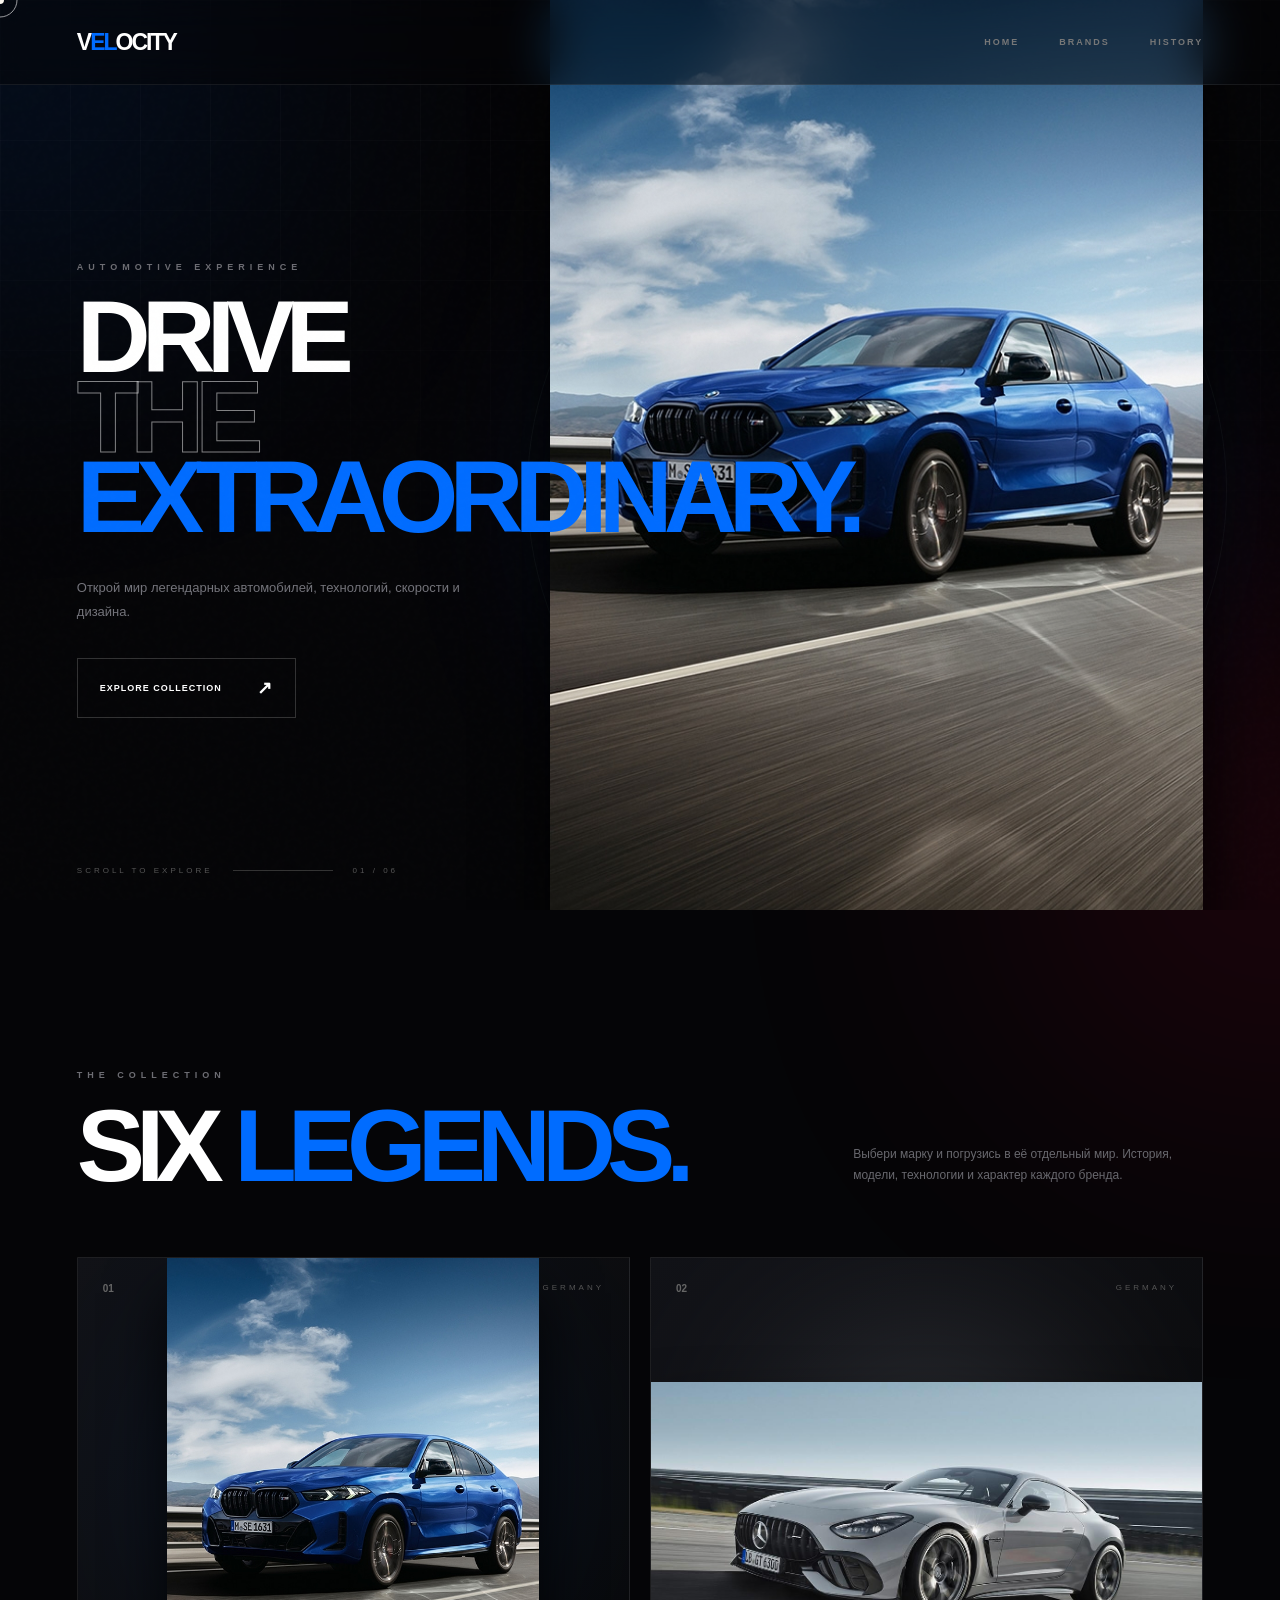
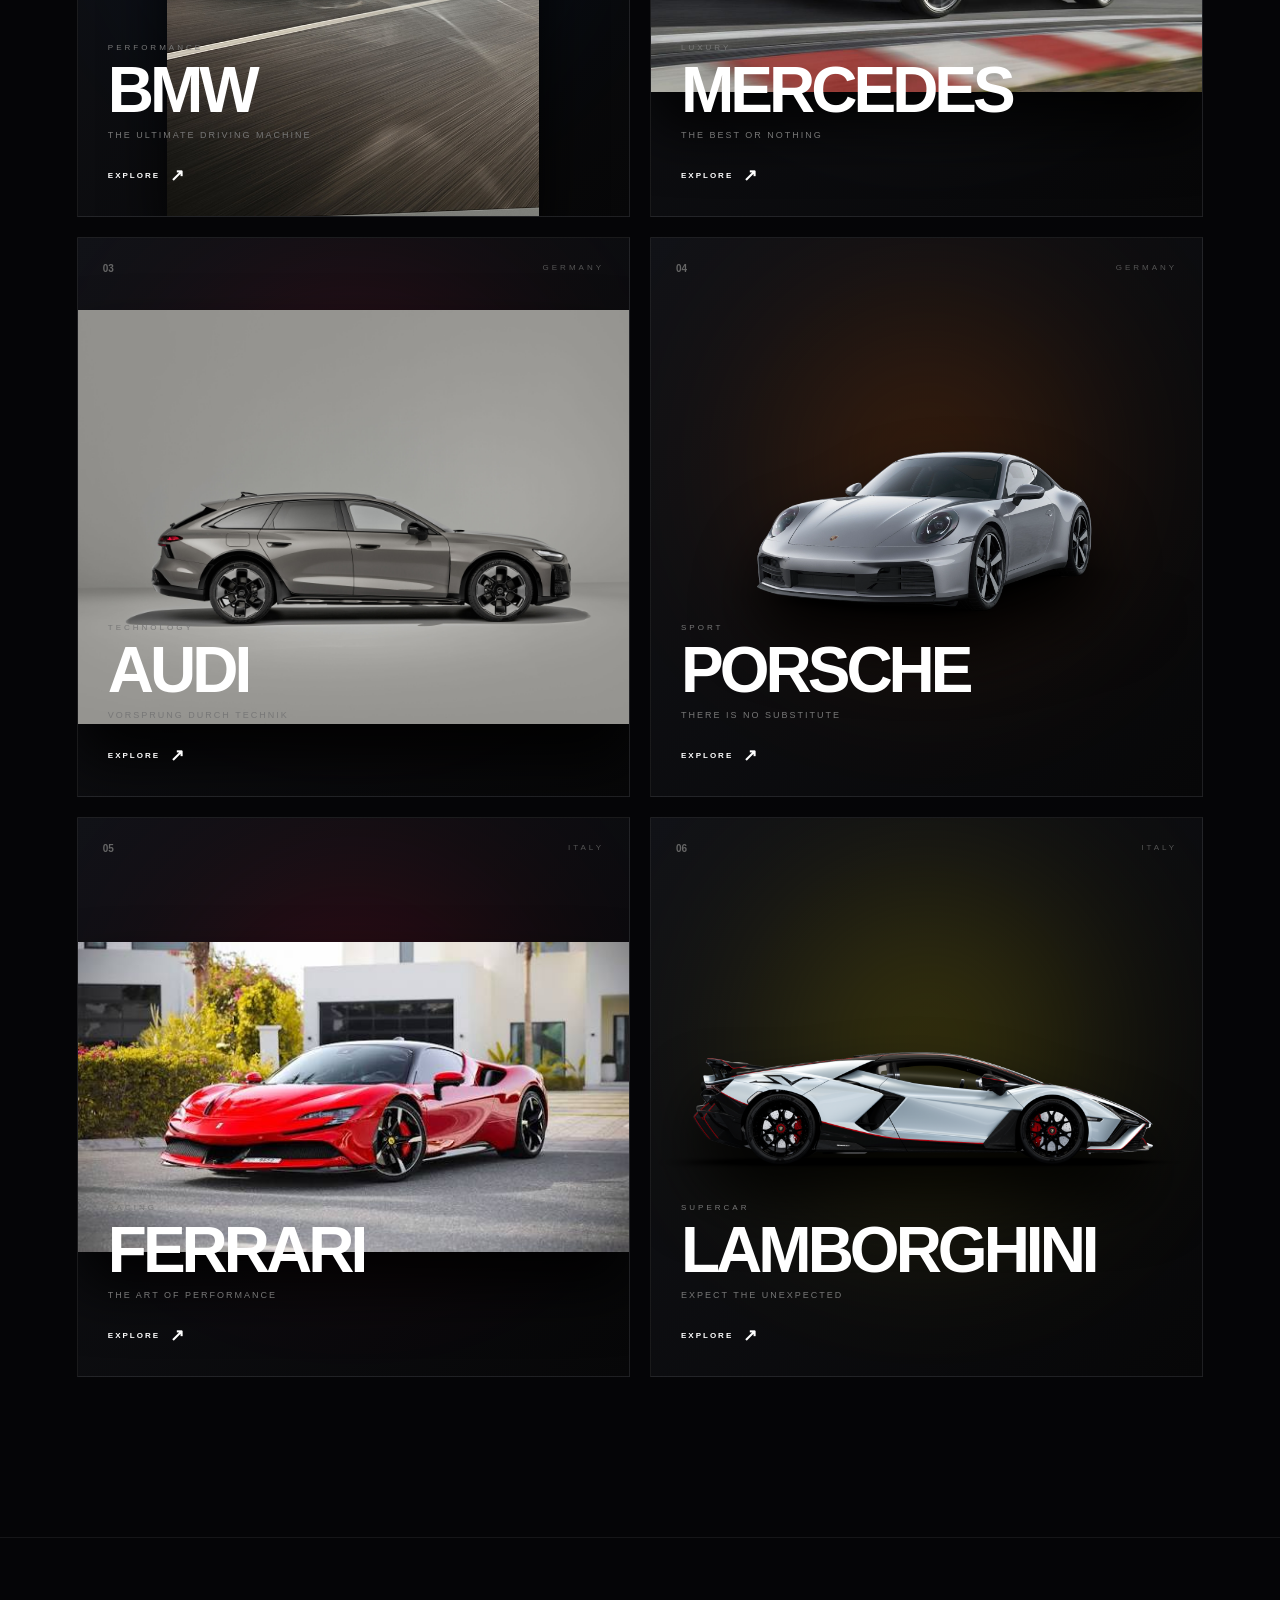
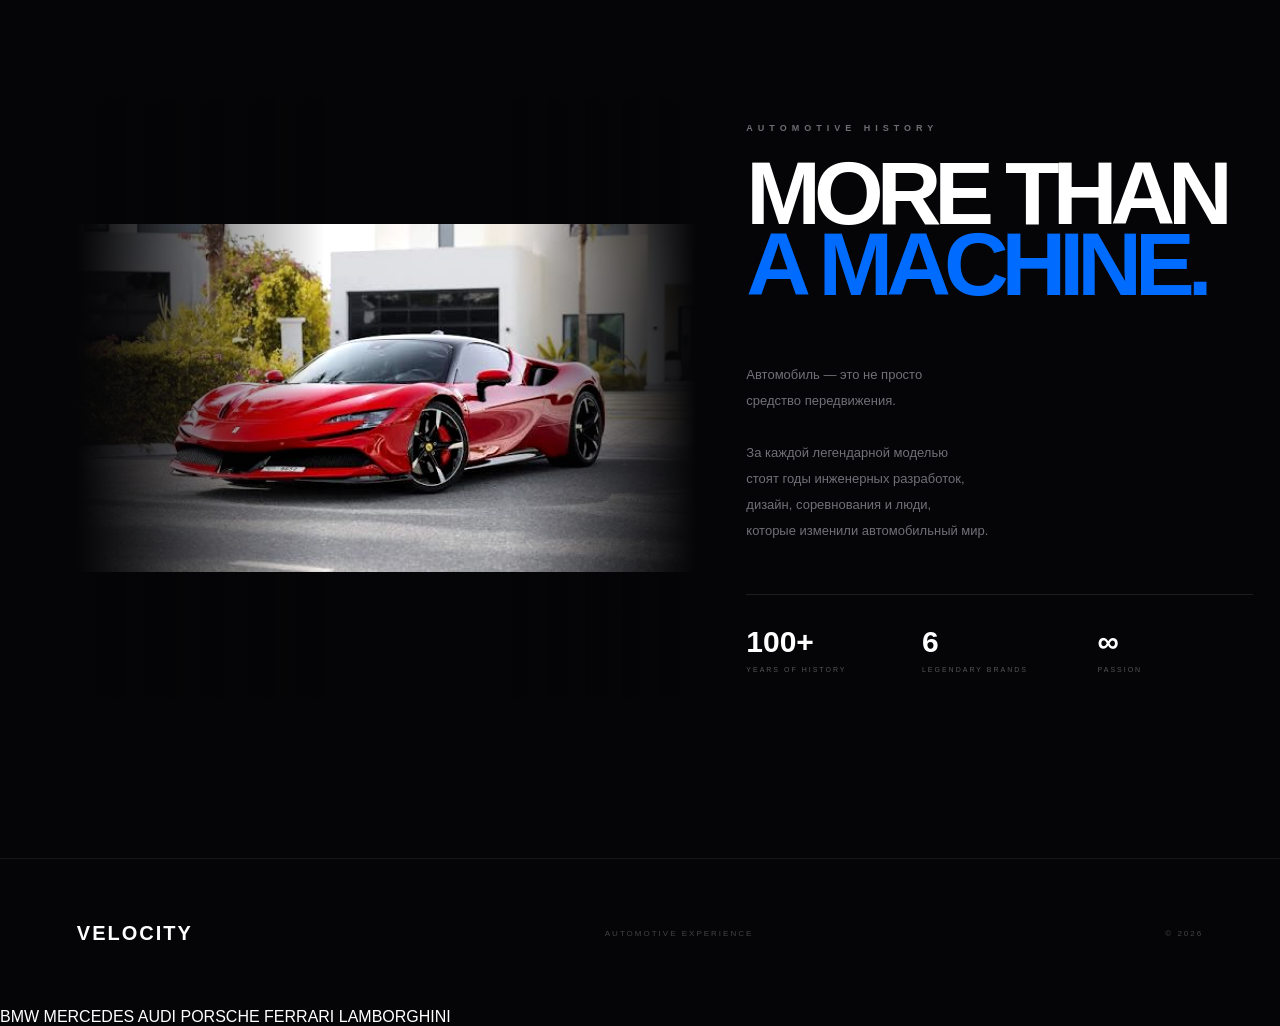
<file: index.html>
<!DOCTYPE html>
<html lang="ru">
<head>
    <meta charset="UTF-8">

    <meta
        name="viewport"
        content="width=device-width, initial-scale=1.0"
    >

    <title>VELOCITY — Automotive Experience</title>

    <link rel="stylesheet" href="style.css">
</head>

<body>

    <!-- PRELOADER -->

    <div class="preloader" id="preloader">
        <div class="preloader-logo">
            VELOCITY
        </div>

        <div class="loader-bar">
            <span></span>
        </div>

        <div class="loader-text">
            INITIALIZING EXPERIENCE
        </div>
    </div>


    <!-- CURSOR -->

    <div class="cursor"></div>
    <div class="cursor-ring"></div>


    <!-- BACKGROUND -->

    <div class="noise"></div>

    <div class="grid-background"></div>

    <div class="light light-blue"></div>
    <div class="light light-red"></div>


    <!-- HEADER -->

    <header class="header">

        <a href="index.html" class="brand">
            V<span>EL</span>OCITY
        </a>

        <nav class="desktop-nav">

            <a href="#home">
                HOME
            </a>

            <a href="#brands">
                BRANDS
            </a>

            <a href="#history">
                HISTORY
            </a>

        </nav>

        <button
            class="menu-button"
            onclick="toggleMenu()"
        >
            <span></span>
            <span></span>
        </button>

    </header>


    <!-- MOBILE MENU -->

    <div class="mobile-menu" id="mobileMenu">

        <a href="#home" onclick="toggleMenu()">
            HOME
        </a>

        <a href="#brands" onclick="toggleMenu()">
            BRANDS
        </a>

        <a href="#history" onclick="toggleMenu()">
            HISTORY
        </a>

    </div>


    <!-- HERO -->

    <main>

        <section class="hero" id="home">

            <div class="hero-content">

                <div class="eyebrow">
                    AUTOMOTIVE EXPERIENCE
                </div>

                <h1>
                    DRIVE
                    <span>THE</span>
                    <strong>EXTRAORDINARY.</strong>
                </h1>

                <p>
                    Открой мир легендарных автомобилей,
                    технологий, скорости и дизайна.
                </p>

                <a
                    href="#brands"
                    class="explore-button"
                >
                    <span>EXPLORE COLLECTION</span>
                    <b>↗</b>
                </a>

            </div>


            <div class="hero-car">

                <div class="car-glow"></div>

                <div class="circle circle-one"></div>
                <div class="circle circle-two"></div>

                <img
                    src="images/bmw.jpg"
                    alt="BMW"
                    id="heroCar"
                >

                <div class="car-name">
                    BMW
                </div>

            </div>


            <div class="hero-bottom">

                <span>
                    SCROLL TO EXPLORE
                </span>

                <div class="scroll-line"></div>

                <span>
                    01 / 06
                </span>

            </div>

        </section>


        <!-- BRANDS -->

        <section
            class="brands-section"
            id="brands"
        >

            <div class="section-top">

                <div>

                    <div class="eyebrow">
                        THE COLLECTION
                    </div>

                    <h2>
                        SIX
                        <span>LEGENDS.</span>
                    </h2>

                </div>

                <p>
                    Выбери марку и погрузись
                    в её отдельный мир.
                    История, модели, технологии
                    и характер каждого бренда.
                </p>

            </div>


            <div class="brands-grid">


                <!-- BMW -->

                <a
                    href="bmw.html"
                    class="brand-card blue"
                >

                    <div class="card-number">
                        01
                    </div>

                    <div class="card-country">
                        GERMANY
                    </div>

                    <div class="card-light"></div>

                    <img
                        src="images/bmw.jpg"
                        alt="BMW"
                    >

                    <div class="card-content">

                        <small>
                            PERFORMANCE
                        </small>

                        <h3>
                            BMW
                        </h3>

                        <p>
                            THE ULTIMATE
                            DRIVING MACHINE
                        </p>

                        <div class="card-arrow">
                            EXPLORE <span>↗</span>
                        </div>

                    </div>

                </a>


                <!-- MERCEDES -->

                <a
                    href="mercedes.html"
                    class="brand-card silver"
                >

                    <div class="card-number">
                        02
                    </div>

                    <div class="card-country">
                        GERMANY
                    </div>

                    <div class="card-light"></div>

                    <img
                        src="images/mercedes.jpg"
                        alt="Mercedes"
                    >

                    <div class="card-content">

                        <small>
                            LUXURY
                        </small>

                        <h3>
                            MERCEDES
                        </h3>

                        <p>
                            THE BEST OR NOTHING
                        </p>

                        <div class="card-arrow">
                            EXPLORE <span>↗</span>
                        </div>

                    </div>

                </a>


                <!-- AUDI -->

                <a
                    href="audi.html"
                    class="brand-card red"
                >

                    <div class="card-number">
                        03
                    </div>

                    <div class="card-country">
                        GERMANY
                    </div>

                    <div class="card-light"></div>

                    <img
                        src="images/audi.jpg"
                        alt="Audi"
                    >

                    <div class="card-content">

                        <small>
                            TECHNOLOGY
                        </small>

                        <h3>
                            AUDI
                        </h3>

                        <p>
                            VORSPRUNG DURCH TECHNIK
                        </p>

                        <div class="card-arrow">
                            EXPLORE <span>↗</span>
                        </div>

                    </div>

                </a>


                <!-- PORSCHE -->

                <a
                    href="porsche.html"
                    class="brand-card orange"
                >

                    <div class="card-number">
                        04
                    </div>

                    <div class="card-country">
                        GERMANY
                    </div>

                    <div class="card-light"></div>

                    <img
                        src="images/porsche.jpg"
                        alt="Porsche"
                    >

                    <div class="card-content">

                        <small>
                            SPORT
                        </small>

                        <h3>
                            PORSCHE
                        </h3>

                        <p>
                            THERE IS NO SUBSTITUTE
                        </p>

                        <div class="card-arrow">
                            EXPLORE <span>↗</span>
                        </div>

                    </div>

                </a>


                <!-- FERRARI -->

                <a
                    href="ferrari.html"
                    class="brand-card ferrari"
                >

                    <div class="card-number">
                        05
                    </div>

                    <div class="card-country">
                        ITALY
                    </div>

                    <div class="card-light"></div>

                    <img
                        src="images/ferrari.jpg"
                        alt="Ferrari"
                    >

                    <div class="card-content">

                        <small>
                            RACING
                        </small>

                        <h3>
                            FERRARI
                        </h3>

                        <p>
                            THE ART OF PERFORMANCE
                        </p>

                        <div class="card-arrow">
                            EXPLORE <span>↗</span>
                        </div>

                    </div>

                </a>


                <!-- LAMBORGHINI -->

                <a
                    href="lamborghini.html"
                    class="brand-card yellow"
                >

                    <div class="card-number">
                        06
                    </div>

                    <div class="card-country">
                        ITALY
                    </div>

                    <div class="card-light"></div>

                    <img
                        src="images/lamborghini.jpg"
                        alt="Lamborghini"
                    >

                    <div class="card-content">

                        <small>
                            SUPERCAR
                        </small>

                        <h3>
                            LAMBORGHINI
                        </h3>

                        <p>
                            EXPECT THE UNEXPECTED
                        </p>

                        <div class="card-arrow">
                            EXPLORE <span>↗</span>
                        </div>

                    </div>

                </a>

            </div>

        </section>


        <!-- HISTORY -->

        <section
            class="history-section"
            id="history"
        >

            <div class="history-image">

                <img
                    src="images/ferrari.jpg"
                    alt="Ferrari"
                >

            </div>

            <div class="history-content">

                <div class="eyebrow">
                    AUTOMOTIVE HISTORY
                </div>

                <h2>
                    MORE THAN
                    <span>A MACHINE.</span>
                </h2>

                <p>
                    Автомобиль — это не просто
                    средство передвижения.

                    За каждой легендарной моделью
                    стоят годы инженерных разработок,
                    дизайн, соревнования и люди,
                    которые изменили автомобильный мир.
                </p>

                <div class="stats">

                    <div>
                        <strong>100+</strong>
                        <span>YEARS OF HISTORY</span>
                    </div>

                    <div>
                        <strong>06</strong>
                        <span>LEGENDARY BRANDS</span>
                    </div>

                    <div>
                        <strong>∞</strong>
                        <span>PASSION</span>
                    </div>

                </div>

            </div>

        </section>


        <!-- FOOTER -->

        <footer>

            <div class="footer-logo">
                VELOCITY
            </div>

            <div>
                AUTOMOTIVE EXPERIENCE
            </div>

            <div>
                © 2026
            </div>

        </footer>

    </main>


    <script src="script.js"></script>

</body>
</html>
<a href="bmw.html">BMW</a>
<a href="mercedes.html">MERCEDES</a>
<a href="audi.html">AUDI</a>
<a href="porsche.html">PORSCHE</a>
<a href="ferrari.html">FERRARI</a>
<a href="lamborghini.html">LAMBORGHINI</a>
</file>
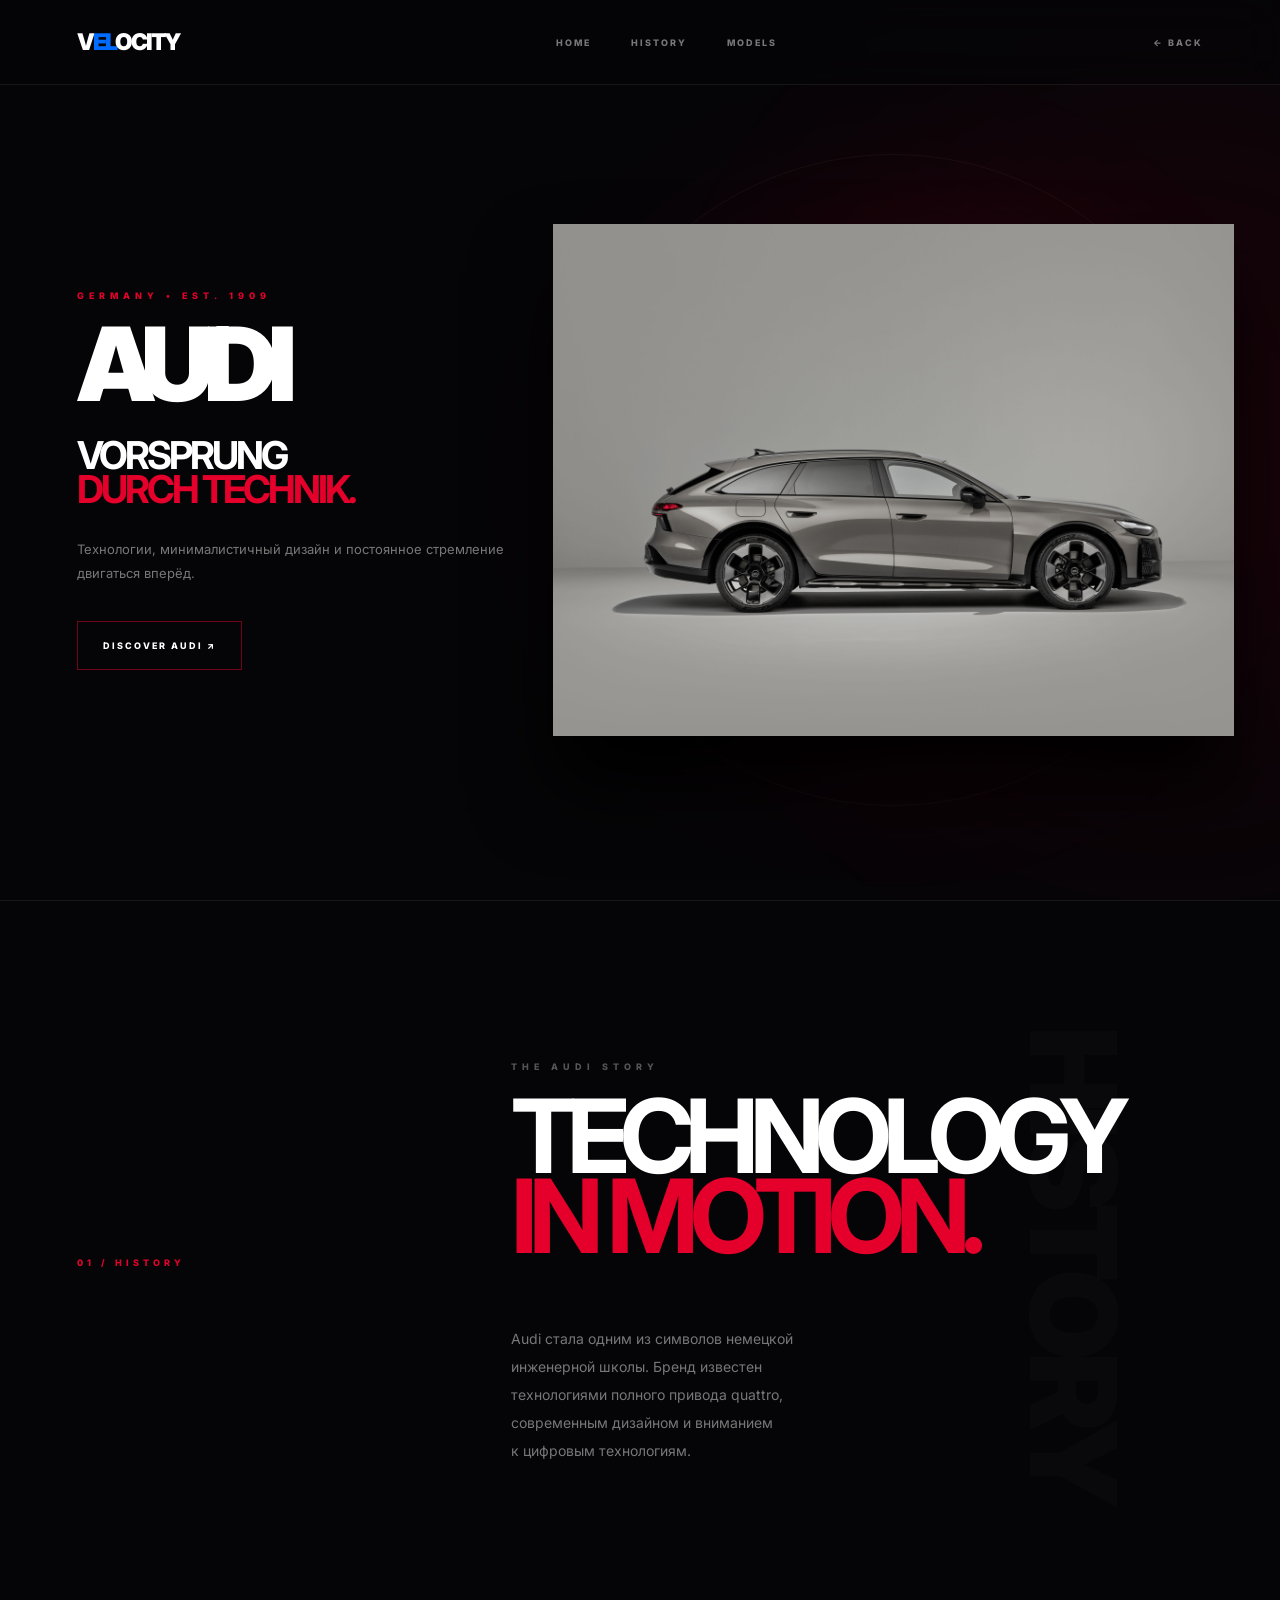
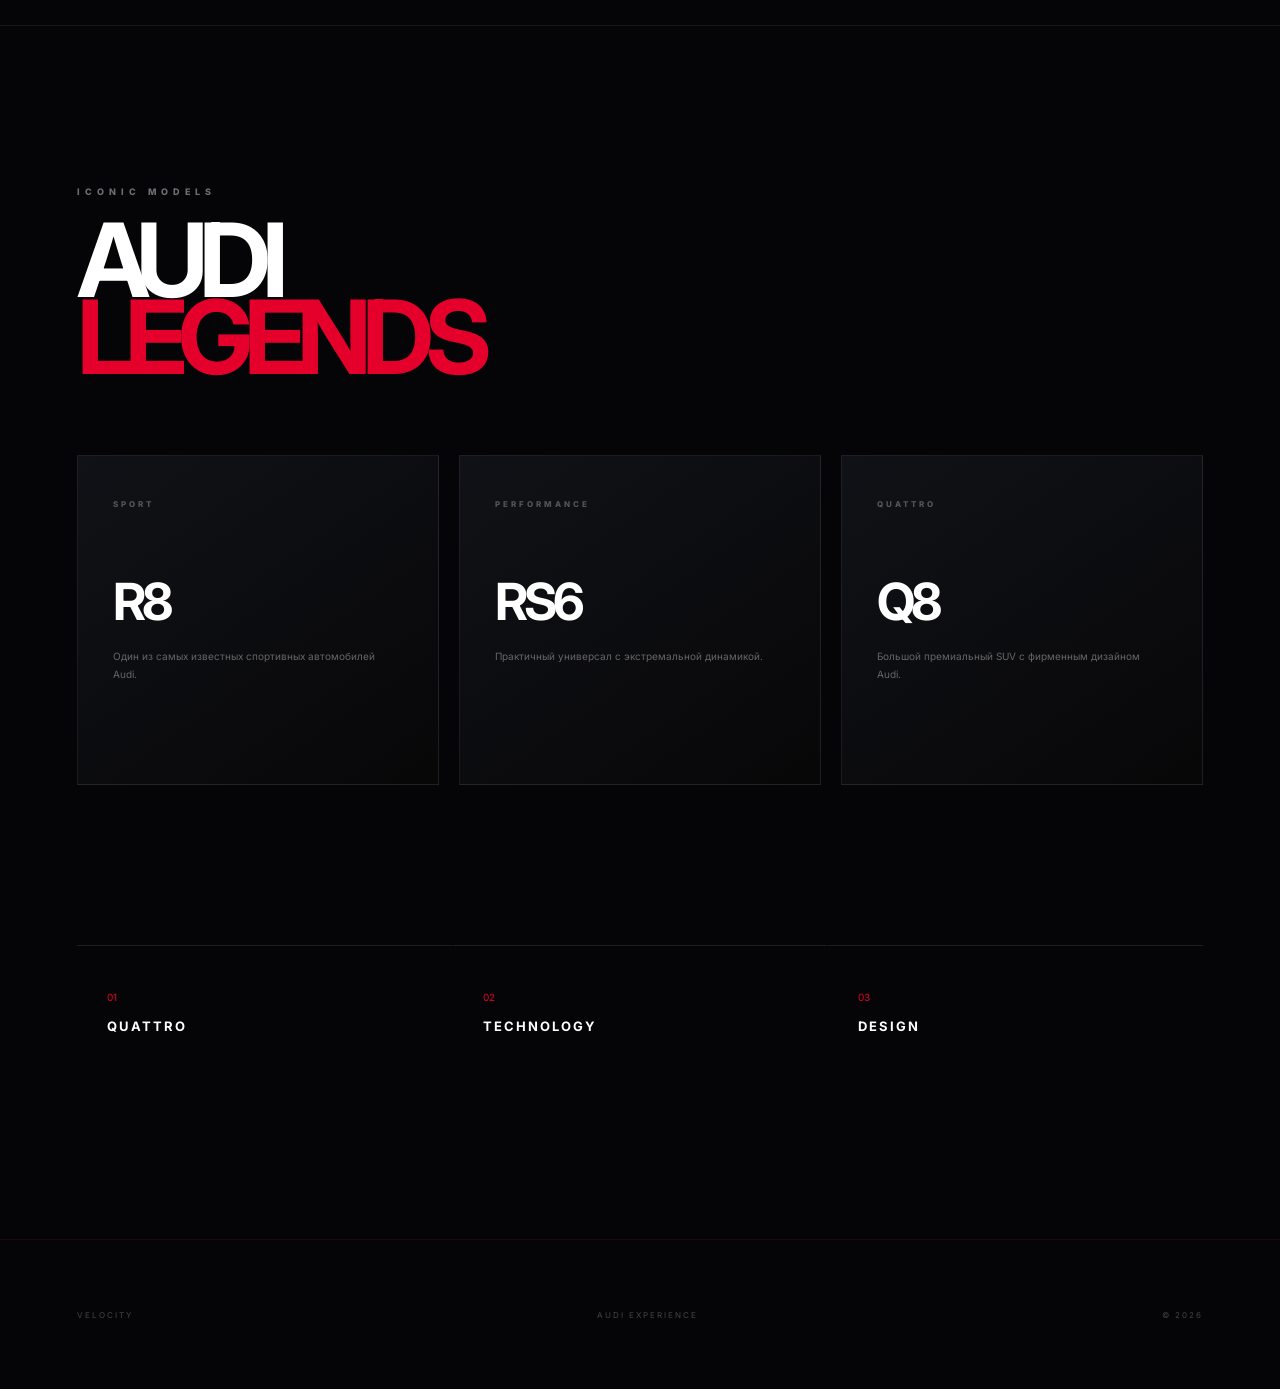
<file: audi.html>
<!DOCTYPE html>
<html lang="ru">

<head>

<meta charset="UTF-8">

<meta
    name="viewport"
    content="width=device-width, initial-scale=1.0"
>

<title>Audi — VELOCITY</title>

<link rel="stylesheet" href="style.css">
<link rel="stylesheet" href="brand.css">

</head>


<body class="audi-page">


<header class="header">

<a href="index.html" class="brand">
V<span>EL</span>OCITY
</a>

<nav class="desktop-nav">

<a href="index.html">
HOME
</a>

<a href="#story">
HISTORY
</a>

<a href="#models">
MODELS
</a>

</nav>

<a href="index.html" class="back-button">
← BACK
</a>

</header>


<main>


<section class="brand-hero">

<div class="brand-hero-content">

<div class="eyebrow">
GERMANY • EST. 1909
</div>

<h1>
AUDI
</h1>

<h2>
VORSPRUNG
<span>DURCH TECHNIK.</span>
</h2>

<p>
Технологии, минималистичный дизайн
и постоянное стремление двигаться
вперёд.
</p>

<a href="#story" class="brand-button">
DISCOVER AUDI ↗
</a>

</div>


<div class="brand-hero-image">

<div class="brand-orb"></div>

<img
src="images/audi.jpg"
alt="Audi"
>

</div>

</section>


<section class="brand-story" id="story">

<div class="story-label">
01 / HISTORY
</div>

<div>

<div class="eyebrow">
THE AUDI STORY
</div>

<h2>
TECHNOLOGY
<span>IN MOTION.</span>
</h2>

<p>
Audi стала одним из символов немецкой
инженерной школы. Бренд известен
технологиями полного привода quattro,
современным дизайном и вниманием
к цифровым технологиям.
</p>

</div>

</section>


<section class="models" id="models">

<div class="eyebrow">
ICONIC MODELS
</div>

<h2>
AUDI
<span>LEGENDS</span>
</h2>


<div class="model-grid">

<div class="model-card">

<span>SPORT</span>

<h3>R8</h3>

<p>
Один из самых известных
спортивных автомобилей Audi.
</p>

</div>


<div class="model-card">

<span>PERFORMANCE</span>

<h3>RS6</h3>

<p>
Практичный универсал
с экстремальной динамикой.
</p>

</div>


<div class="model-card">

<span>QUATTRO</span>

<h3>Q8</h3>

<p>
Большой премиальный SUV
с фирменным дизайном Audi.
</p>

</div>

</div>

</section>


<section class="spec-section">

<div>
<span>01</span>
<strong>QUATTRO</strong>
</div>

<div>
<span>02</span>
<strong>TECHNOLOGY</strong>
</div>

<div>
<span>03</span>
<strong>DESIGN</strong>
</div>

</section>


</main>


<footer>

<div>VELOCITY</div>

<div>AUDI EXPERIENCE</div>

<div>© 2026</div>

</footer>


<script src="script.js"></script>

</body>

</html>
</file>
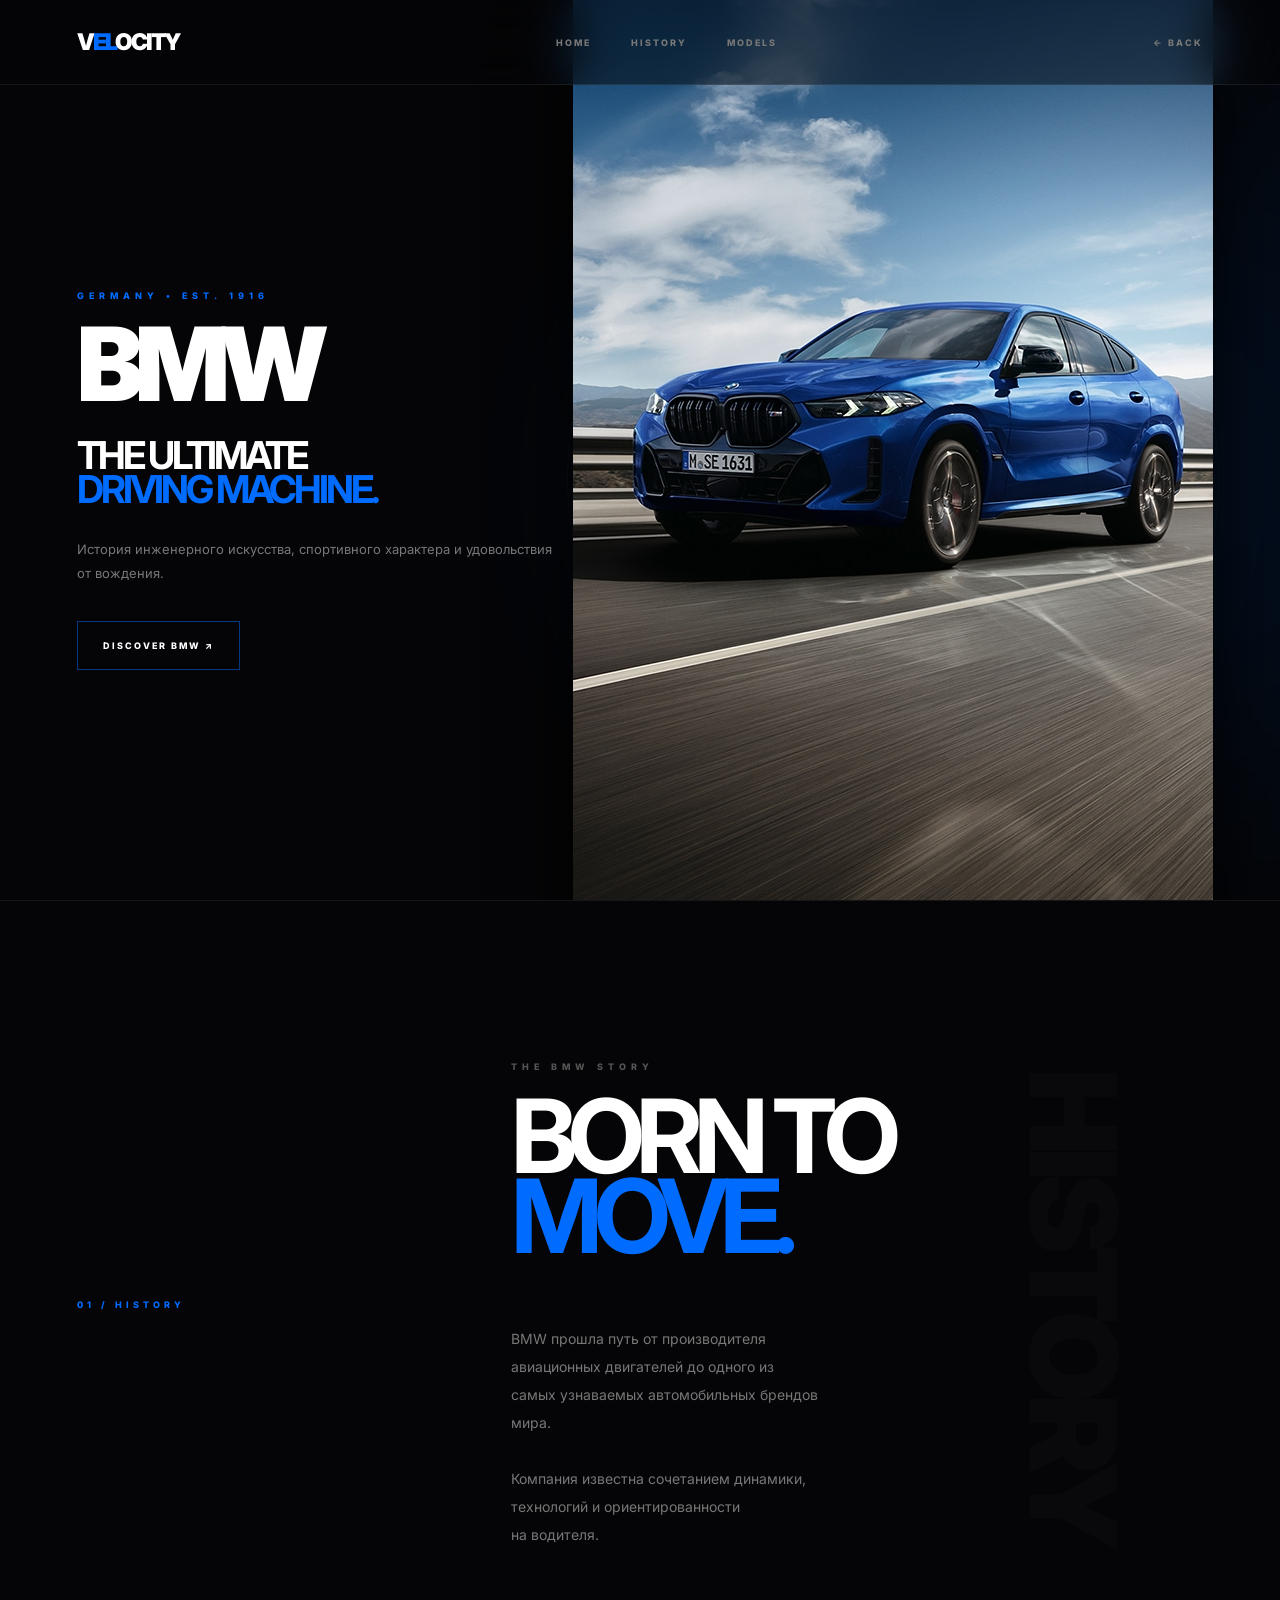
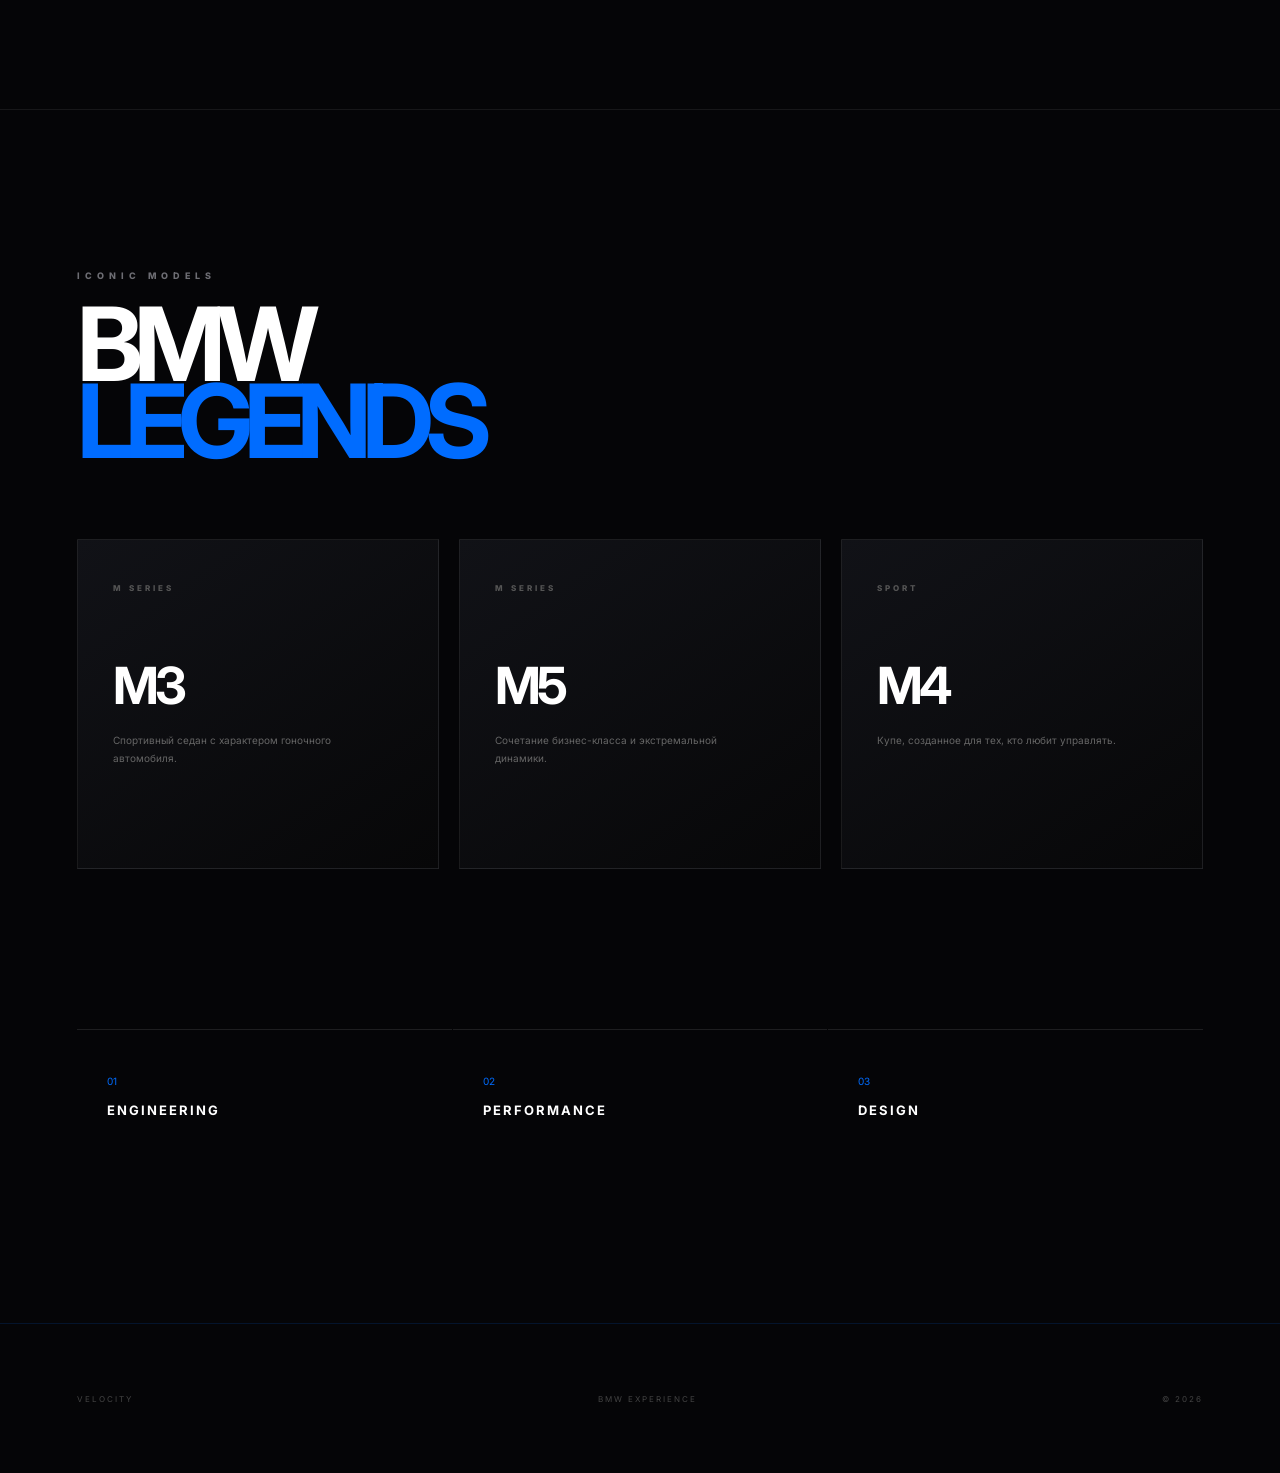
<file: bmw.html>
<!DOCTYPE html>
<html lang="ru">
<head>
    <meta charset="UTF-8">
    <meta name="viewport" content="width=device-width, initial-scale=1.0">

    <title>BMW — VELOCITY</title>

    <link rel="stylesheet" href="style.css">
    <link rel="stylesheet" href="brand.css">
</head>

<body class="bmw-page">

<header class="header">
    <a href="index.html" class="brand">V<span>EL</span>OCITY</a>

    <nav class="desktop-nav">
        <a href="index.html">HOME</a>
        <a href="#story">HISTORY</a>
        <a href="#models">MODELS</a>
    </nav>

    <a href="index.html" class="back-button">← BACK</a>
</header>


<main>

<section class="brand-hero">

    <div class="brand-hero-content">

        <div class="eyebrow">
            GERMANY • EST. 1916
        </div>

        <h1>
            BMW
        </h1>

        <h2>
            THE ULTIMATE
            <span>DRIVING MACHINE.</span>
        </h2>

        <p>
            История инженерного искусства,
            спортивного характера и удовольствия
            от вождения.
        </p>

        <a href="#story" class="brand-button">
            DISCOVER BMW ↗
        </a>

    </div>

    <div class="brand-hero-image">
        <div class="brand-orb"></div>

        <img
            src="images/bmw.jpg"
            alt="BMW"
        >
    </div>

</section>


<section class="brand-story" id="story">

    <div class="story-label">
        01 / HISTORY
    </div>

    <div>
        <div class="eyebrow">
            THE BMW STORY
        </div>

        <h2>
            BORN TO
            <span>MOVE.</span>
        </h2>

        <p>
            BMW прошла путь от производителя
            авиационных двигателей до одного из
            самых узнаваемых автомобильных брендов
            мира.

            Компания известна сочетанием динамики,
            технологий и ориентированности
            на водителя.
        </p>
    </div>

</section>


<section class="models" id="models">

    <div class="eyebrow">
        ICONIC MODELS
    </div>

    <h2>
        BMW
        <span>LEGENDS</span>
    </h2>

    <div class="model-grid">

        <div class="model-card">
            <span>M SERIES</span>
            <h3>M3</h3>
            <p>
                Спортивный седан с характером
                гоночного автомобиля.
            </p>
        </div>

        <div class="model-card">
            <span>M SERIES</span>
            <h3>M5</h3>
            <p>
                Сочетание бизнес-класса
                и экстремальной динамики.
            </p>
        </div>

        <div class="model-card">
            <span>SPORT</span>
            <h3>M4</h3>
            <p>
                Купе, созданное для тех,
                кто любит управлять.
            </p>
        </div>

    </div>

</section>


<section class="spec-section">

    <div>
        <span>01</span>
        <strong>ENGINEERING</strong>
    </div>

    <div>
        <span>02</span>
        <strong>PERFORMANCE</strong>
    </div>

    <div>
        <span>03</span>
        <strong>DESIGN</strong>
    </div>

</section>

</main>


<footer>
    <div>VELOCITY</div>
    <div>BMW EXPERIENCE</div>
    <div>© 2026</div>
</footer>


<script src="script.js"></script>

</body>
</html>
</file>
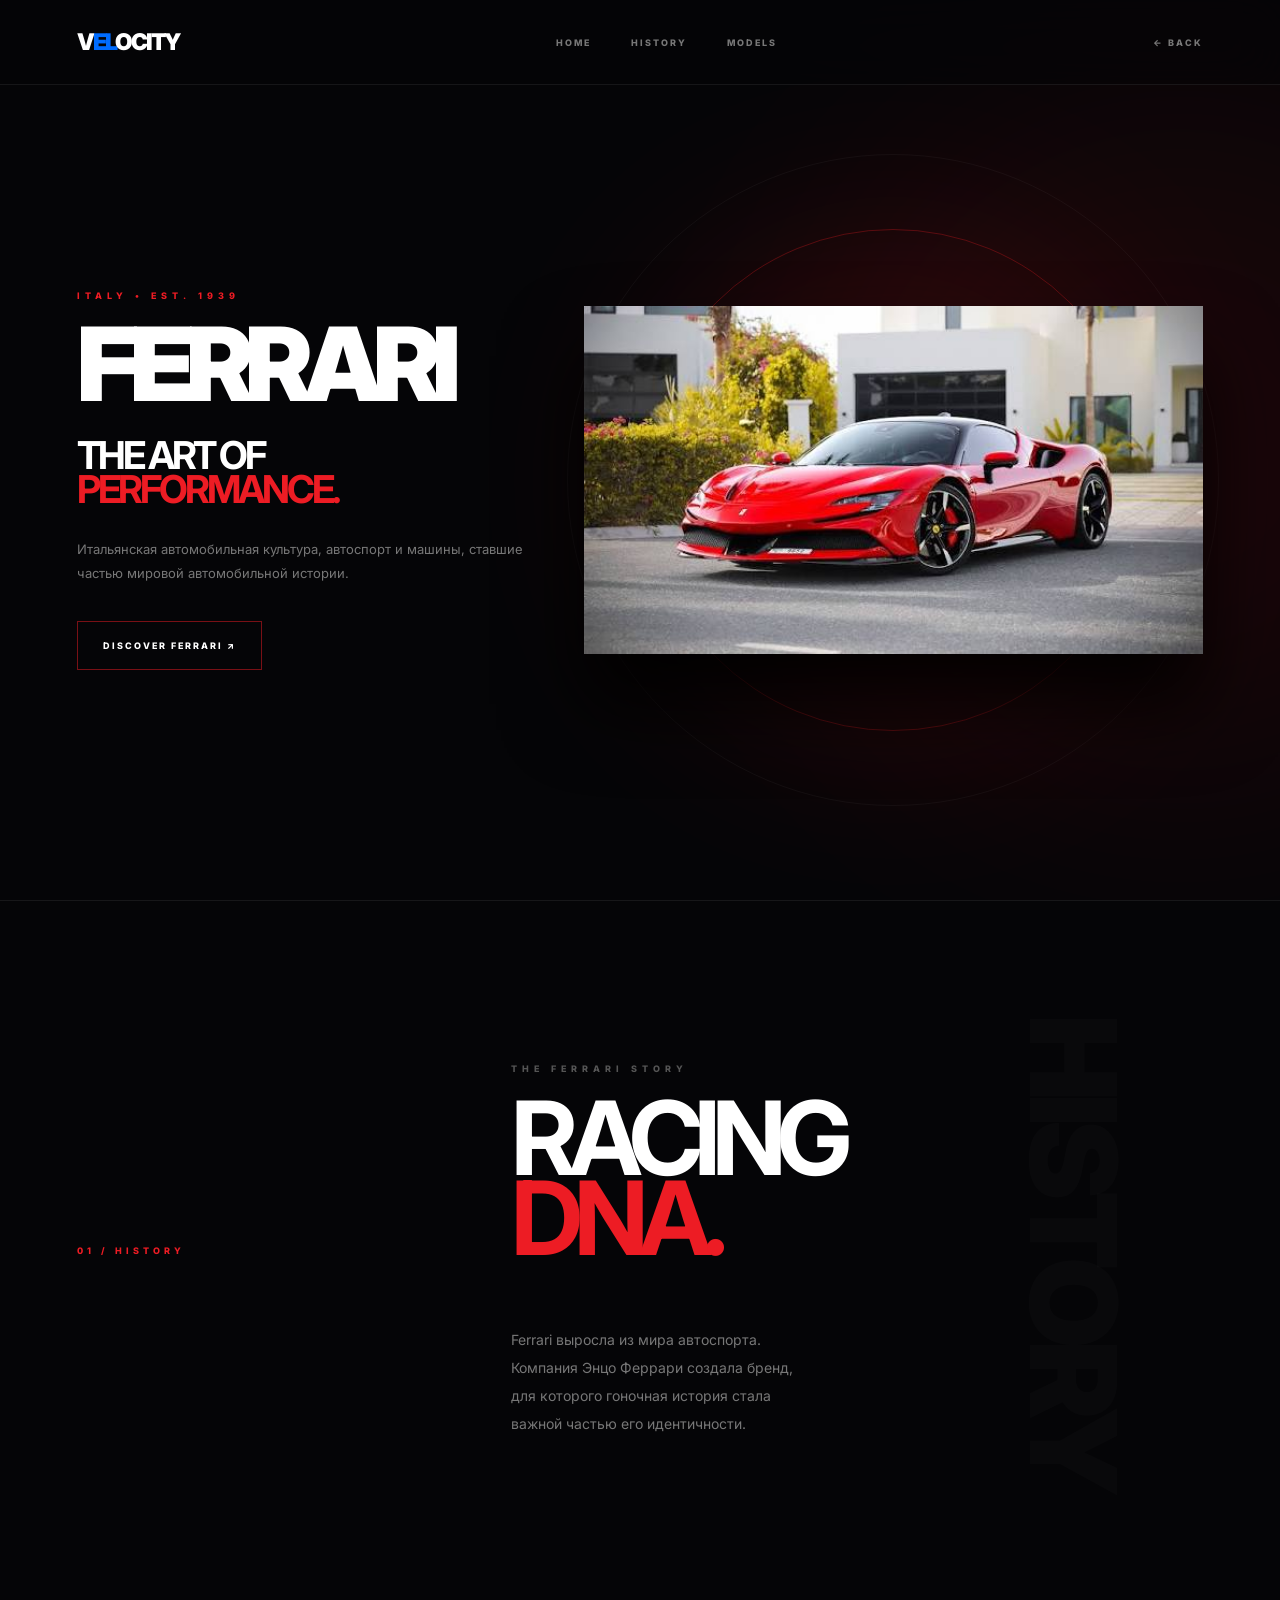
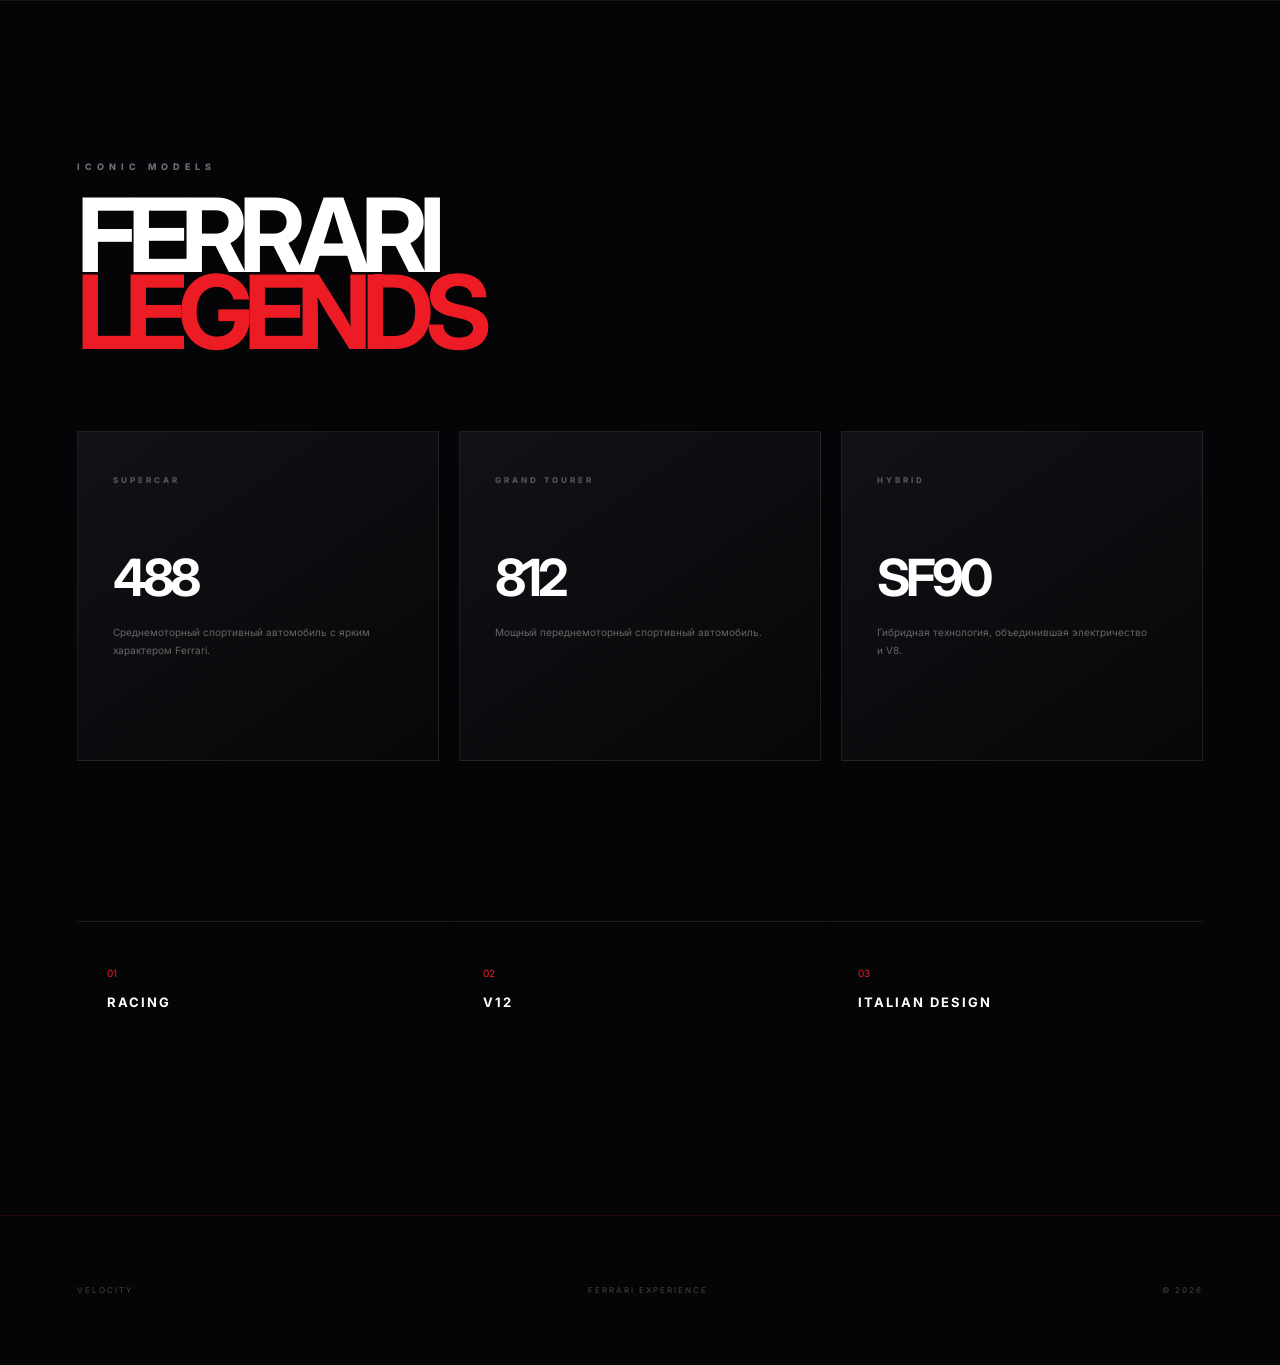
<file: ferrari.html>
<!DOCTYPE html>
<html lang="ru">

<head>

<meta charset="UTF-8">

<meta
name="viewport"
content="width=device-width, initial-scale=1.0"
>

<title>Ferrari — VELOCITY</title>

<link rel="stylesheet" href="style.css">
<link rel="stylesheet" href="brand.css">

</head>


<body class="ferrari-page">


<header class="header">

<a href="index.html" class="brand">
V<span>EL</span>OCITY
</a>

<nav class="desktop-nav">

<a href="index.html">
HOME
</a>

<a href="#story">
HISTORY
</a>

<a href="#models">
MODELS
</a>

</nav>

<a href="index.html" class="back-button">
← BACK
</a>

</header>


<main>


<section class="brand-hero">

<div class="brand-hero-content">

<div class="eyebrow">
ITALY • EST. 1939
</div>

<h1>
FERRARI
</h1>

<h2>
THE ART OF
<span>PERFORMANCE.</span>
</h2>

<p>
Итальянская автомобильная культура,
автоспорт и машины, ставшие частью
мировой автомобильной истории.
</p>

<a href="#story" class="brand-button">
DISCOVER FERRARI ↗
</a>

</div>


<div class="brand-hero-image">

<div class="brand-orb"></div>

<img
src="images/ferrari.jpg"
alt="Ferrari"
>

</div>

</section>


<section class="brand-story" id="story">

<div class="story-label">
01 / HISTORY
</div>

<div>

<div class="eyebrow">
THE FERRARI STORY
</div>

<h2>
RACING
<span>DNA.</span>
</h2>

<p>
Ferrari выросла из мира автоспорта.
Компания Энцо Феррари создала бренд,
для которого гоночная история стала
важной частью его идентичности.
</p>

</div>

</section>


<section class="models" id="models">

<div class="eyebrow">
ICONIC MODELS
</div>

<h2>
FERRARI
<span>LEGENDS</span>
</h2>


<div class="model-grid">

<div class="model-card">

<span>SUPERCAR</span>

<h3>488</h3>

<p>
Среднемоторный спортивный автомобиль
с ярким характером Ferrari.
</p>

</div>


<div class="model-card">

<span>GRAND TOURER</span>

<h3>812</h3>

<p>
Мощный переднемоторный
спортивный автомобиль.
</p>

</div>


<div class="model-card">

<span>HYBRID</span>

<h3>SF90</h3>

<p>
Гибридная технология,
объединившая электричество и V8.
</p>

</div>

</div>

</section>


<section class="spec-section">

<div>
<span>01</span>
<strong>RACING</strong>
</div>

<div>
<span>02</span>
<strong>V12</strong>
</div>

<div>
<span>03</span>
<strong>ITALIAN DESIGN</strong>
</div>

</section>


</main>


<footer>

<div>VELOCITY</div>

<div>FERRARI EXPERIENCE</div>

<div>© 2026</div>

</footer>


<script src="script.js"></script>

</body>

</html>
</file>
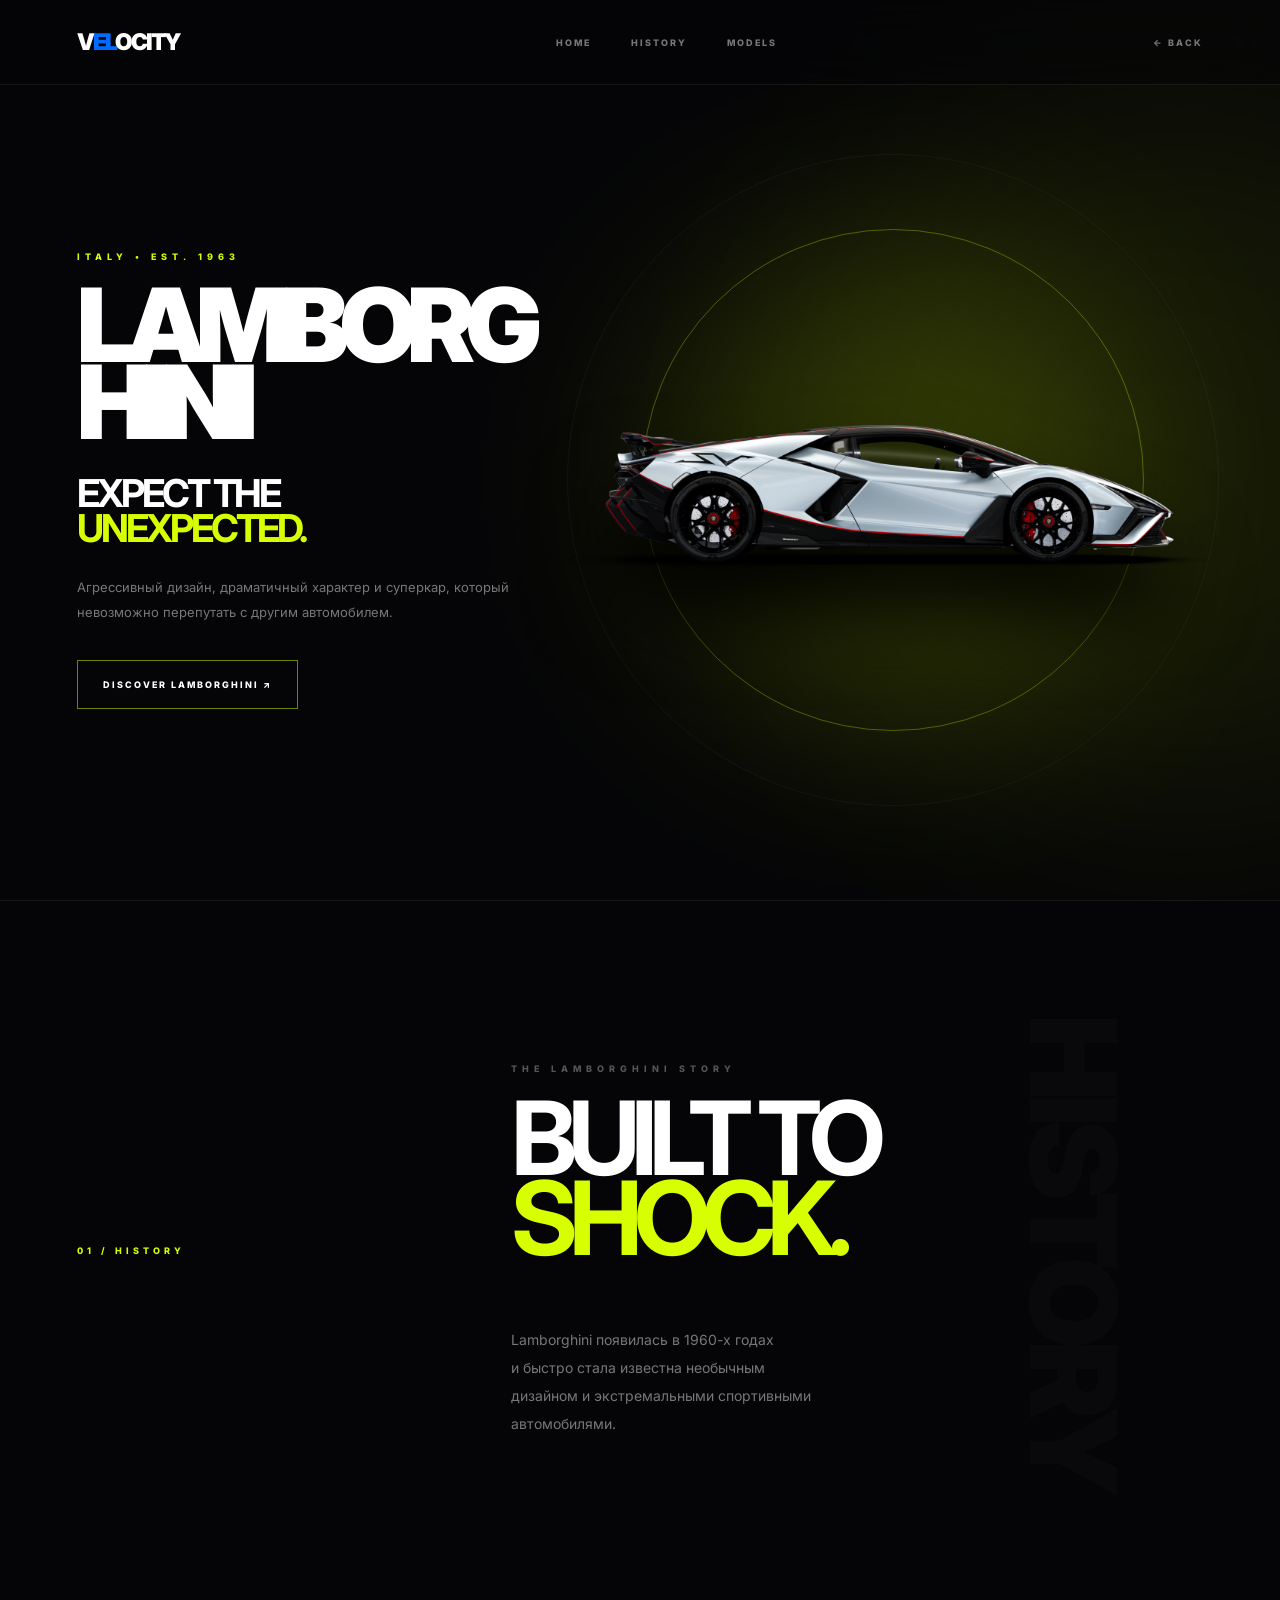
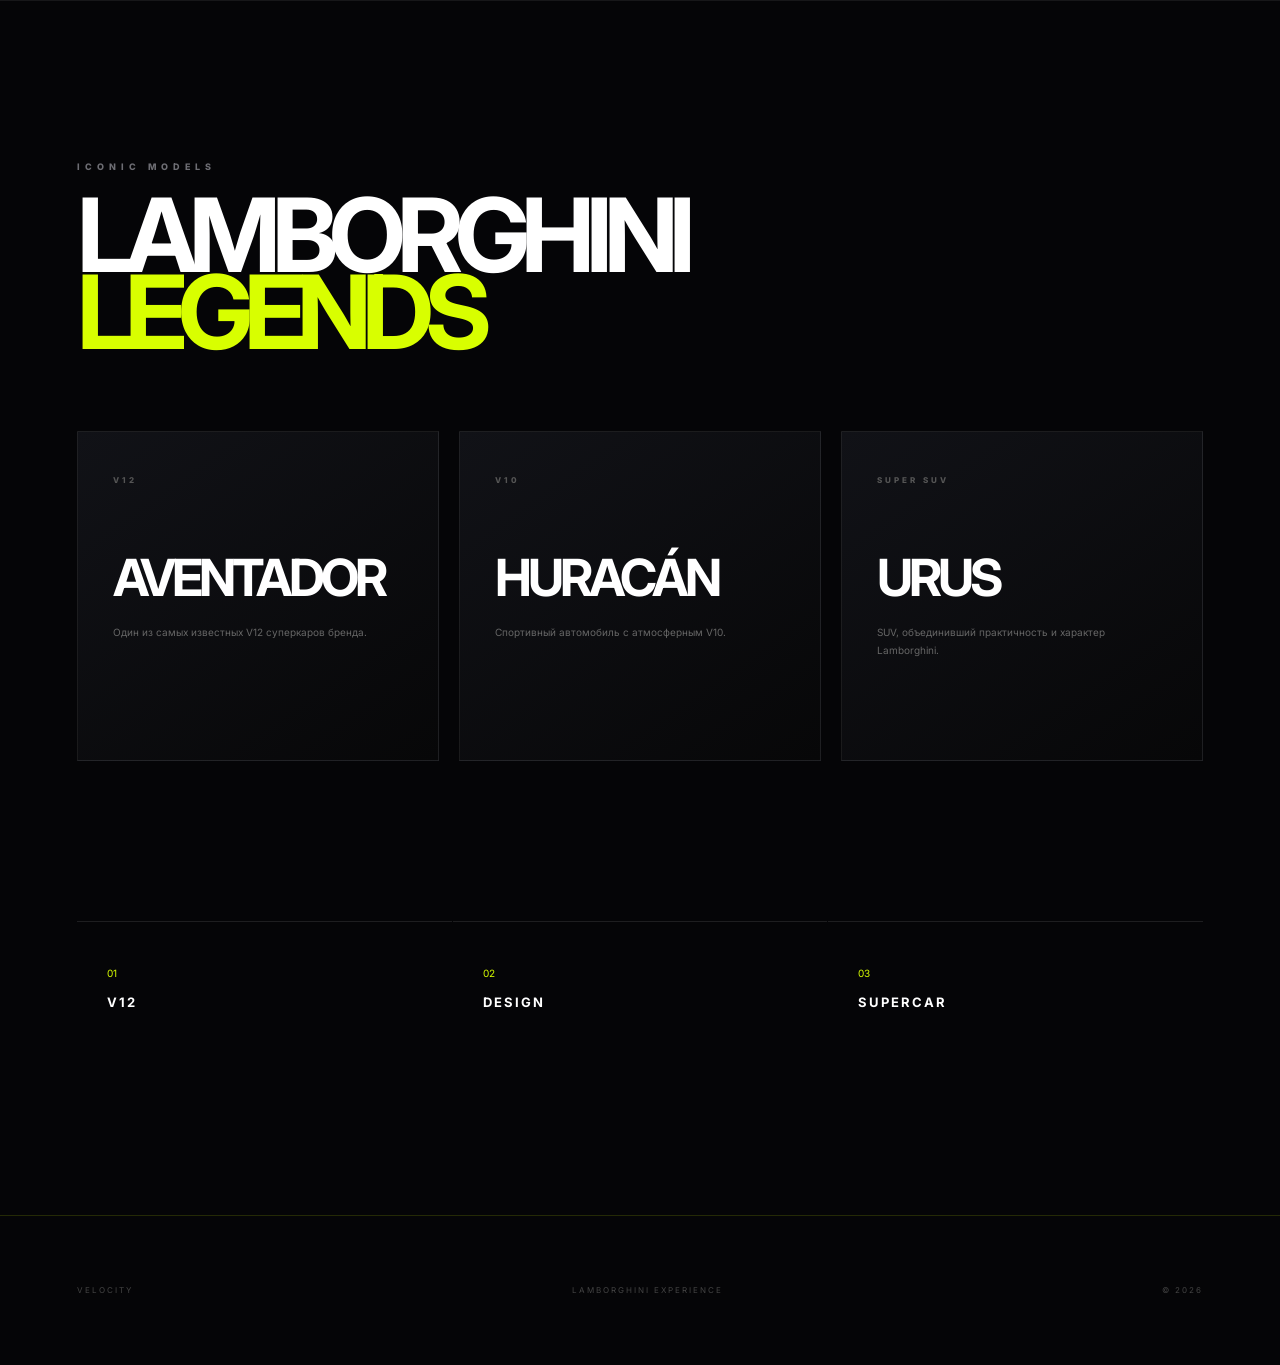
<file: lamborgini.html>
<!DOCTYPE html>
<html lang="ru">

<head>

<meta charset="UTF-8">

<meta
name="viewport"
content="width=device-width, initial-scale=1.0"
>

<title>Lamborghini — VELOCITY</title>

<link rel="stylesheet" href="style.css">
<link rel="stylesheet" href="brand.css">

</head>


<body class="lamborghini-page">


<header class="header">

<a href="index.html" class="brand">
V<span>EL</span>OCITY
</a>

<nav class="desktop-nav">

<a href="index.html">
HOME
</a>

<a href="#story">
HISTORY
</a>

<a href="#models">
MODELS
</a>

</nav>

<a href="index.html" class="back-button">
← BACK
</a>

</header>


<main>


<section class="brand-hero">

<div class="brand-hero-content">

<div class="eyebrow">
ITALY • EST. 1963
</div>

<h1>
LAMBORGHINI
</h1>

<h2>
EXPECT THE
<span>UNEXPECTED.</span>
</h2>

<p>
Агрессивный дизайн, драматичный характер
и суперкар, который невозможно
перепутать с другим автомобилем.
</p>

<a href="#story" class="brand-button">
DISCOVER LAMBORGHINI ↗
</a>

</div>


<div class="brand-hero-image">

<div class="brand-orb"></div>

<img
src="images/lamborghini.jpg"
alt="Lamborghini"
>

</div>

</section>


<section class="brand-story" id="story">

<div class="story-label">
01 / HISTORY
</div>

<div>

<div class="eyebrow">
THE LAMBORGHINI STORY
</div>

<h2>
BUILT TO
<span>SHOCK.</span>
</h2>

<p>
Lamborghini появилась в 1960-х годах
и быстро стала известна необычным
дизайном и экстремальными спортивными
автомобилями.
</p>

</div>

</section>


<section class="models" id="models">

<div class="eyebrow">
ICONIC MODELS
</div>

<h2>
LAMBORGHINI
<span>LEGENDS</span>
</h2>


<div class="model-grid">

<div class="model-card">

<span>V12</span>

<h3>AVENTADOR</h3>

<p>
Один из самых известных
V12 суперкаров бренда.
</p>

</div>


<div class="model-card">

<span>V10</span>

<h3>HURACÁN</h3>

<p>
Спортивный автомобиль
с атмосферным V10.
</p>

</div>


<div class="model-card">

<span>SUPER SUV</span>

<h3>URUS</h3>

<p>
SUV, объединивший практичность
и характер Lamborghini.
</p>

</div>

</div>

</section>


<section class="spec-section">

<div>
<span>01</span>
<strong>V12</strong>
</div>

<div>
<span>02</span>
<strong>DESIGN</strong>
</div>

<div>
<span>03</span>
<strong>SUPERCAR</strong>
</div>

</section>


</main>


<footer>

<div>VELOCITY</div>

<div>LAMBORGHINI EXPERIENCE</div>

<div>© 2026</div>

</footer>


<script src="script.js"></script>

</body>

</html>
</file>
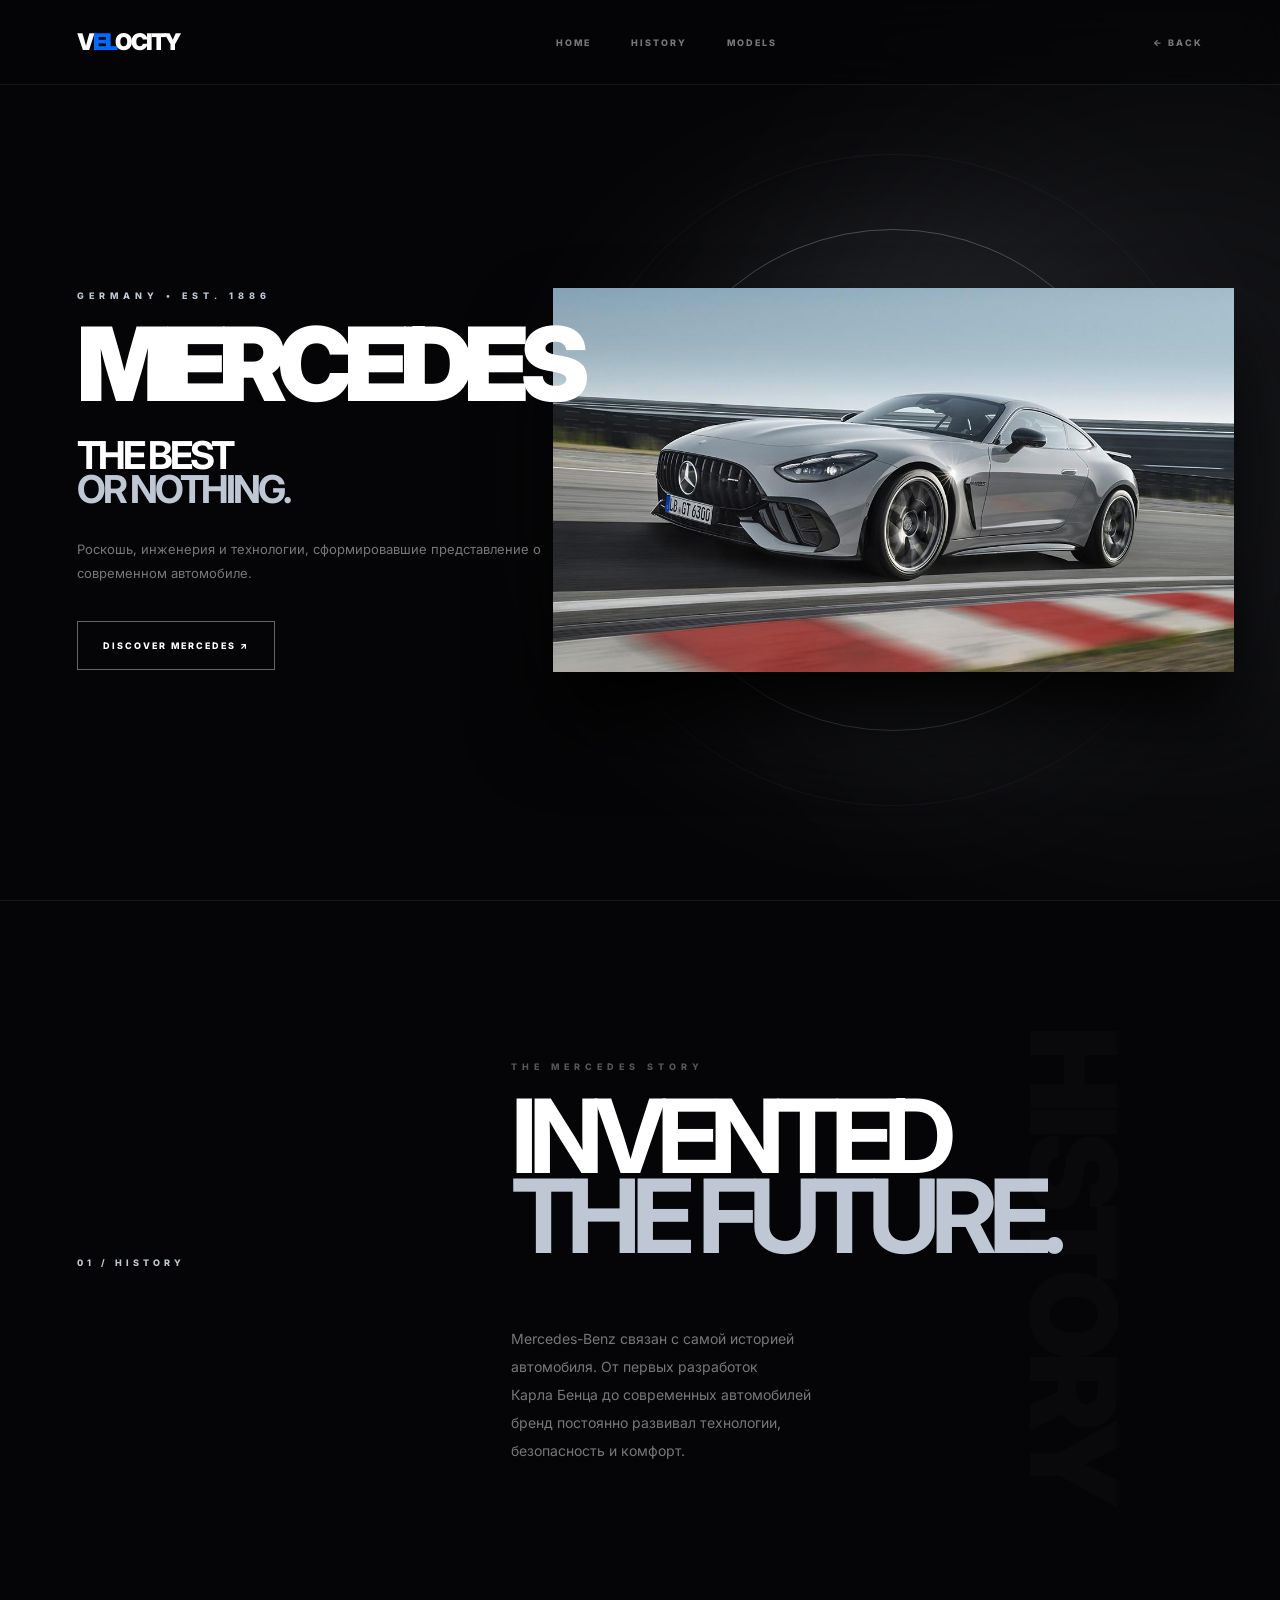
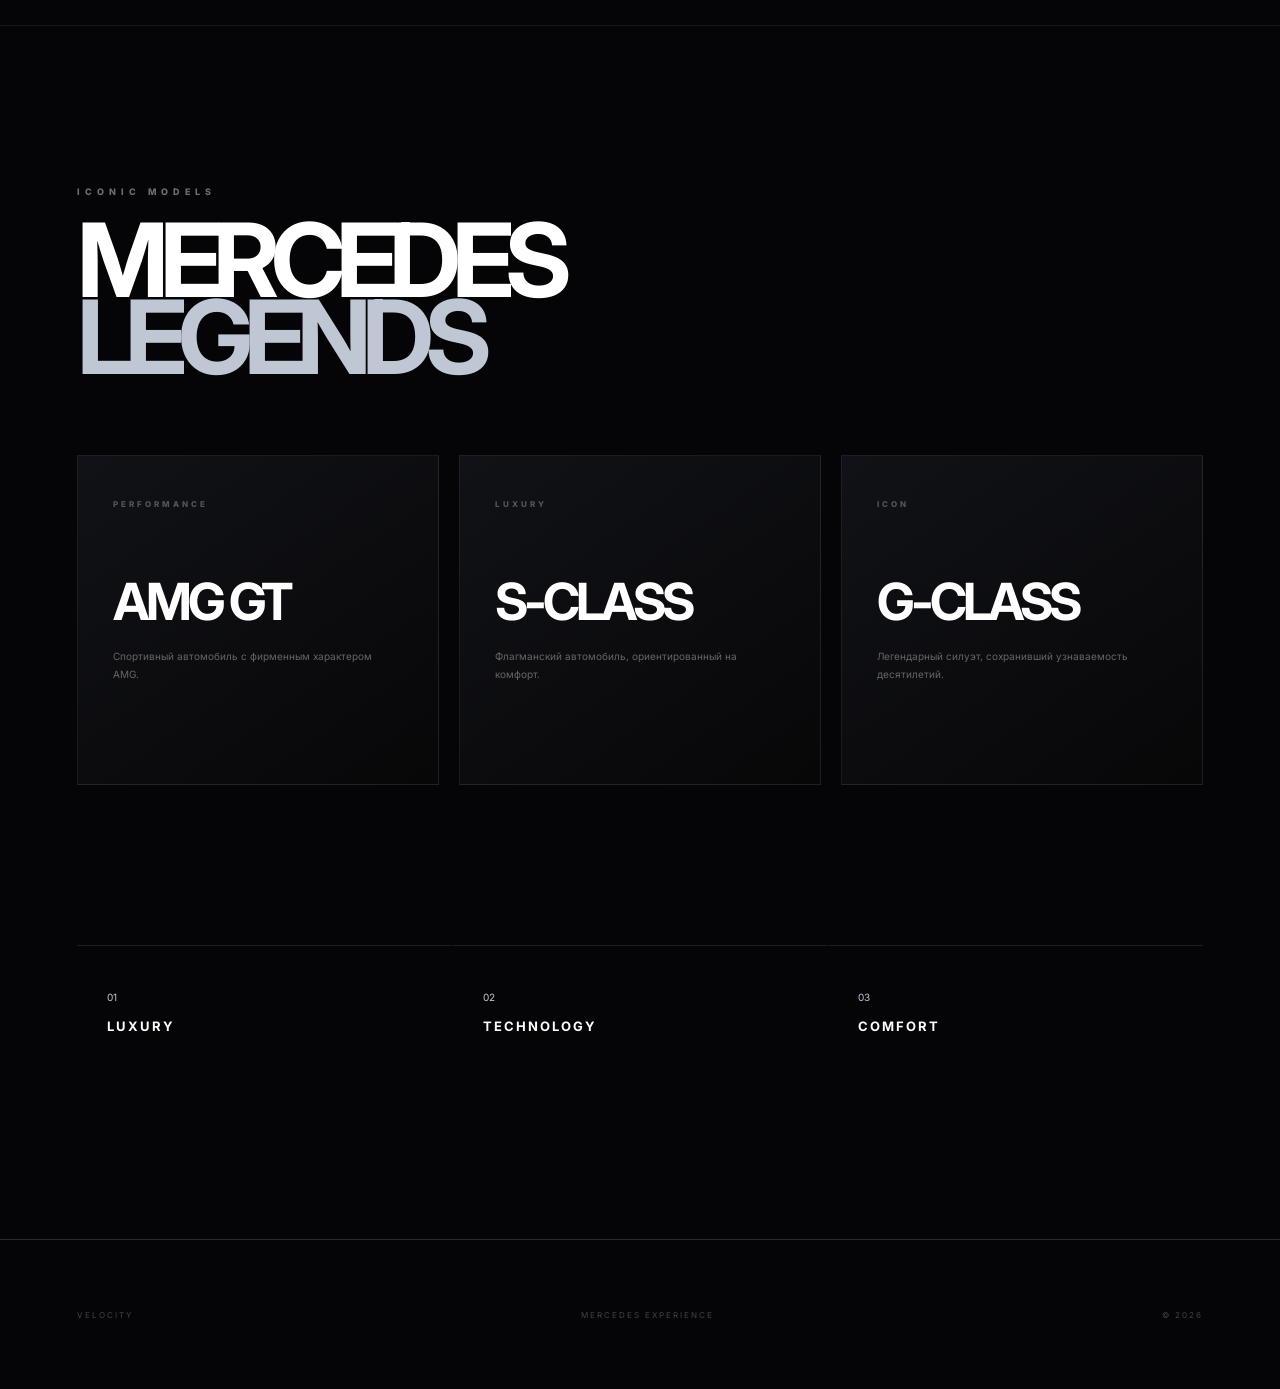
<file: mercedes.html>
<!DOCTYPE html>
<html lang="ru">
<head>
    <meta charset="UTF-8">
    <meta name="viewport" content="width=device-width, initial-scale=1.0">

    <title>Mercedes-Benz — VELOCITY</title>

    <link rel="stylesheet" href="style.css">
    <link rel="stylesheet" href="brand.css">
</head>

<body class="mercedes-page">

<header class="header">

    <a href="index.html" class="brand">
        V<span>EL</span>OCITY
    </a>

    <nav class="desktop-nav">
        <a href="index.html">HOME</a>
        <a href="#story">HISTORY</a>
        <a href="#models">MODELS</a>
    </nav>

    <a href="index.html" class="back-button">
        ← BACK
    </a>

</header>


<main>

<section class="brand-hero">

    <div class="brand-hero-content">

        <div class="eyebrow">
            GERMANY • EST. 1886
        </div>

        <h1>
            MERCEDES
        </h1>

        <h2>
            THE BEST
            <span>OR NOTHING.</span>
        </h2>

        <p>
            Роскошь, инженерия и технологии,
            сформировавшие представление
            о современном автомобиле.
        </p>

        <a href="#story" class="brand-button">
            DISCOVER MERCEDES ↗
        </a>

    </div>

    <div class="brand-hero-image">

        <div class="brand-orb"></div>

        <img
            src="images/mercedes.jpg"
            alt="Mercedes-Benz"
        >

    </div>

</section>


<section class="brand-story" id="story">

    <div class="story-label">
        01 / HISTORY
    </div>

    <div>

        <div class="eyebrow">
            THE MERCEDES STORY
        </div>

        <h2>
            INVENTED
            <span>THE FUTURE.</span>
        </h2>

        <p>
            Mercedes-Benz связан с самой историей
            автомобиля. От первых разработок
            Карла Бенца до современных автомобилей
            бренд постоянно развивал технологии,
            безопасность и комфорт.
        </p>

    </div>

</section>


<section class="models" id="models">

    <div class="eyebrow">
        ICONIC MODELS
    </div>

    <h2>
        MERCEDES
        <span>LEGENDS</span>
    </h2>

    <div class="model-grid">

        <div class="model-card">
            <span>PERFORMANCE</span>
            <h3>AMG GT</h3>
            <p>
                Спортивный автомобиль
                с фирменным характером AMG.
            </p>
        </div>

        <div class="model-card">
            <span>LUXURY</span>
            <h3>S-CLASS</h3>
            <p>
                Флагманский автомобиль,
                ориентированный на комфорт.
            </p>
        </div>

        <div class="model-card">
            <span>ICON</span>
            <h3>G-CLASS</h3>
            <p>
                Легендарный силуэт,
                сохранивший узнаваемость десятилетий.
            </p>
        </div>

    </div>

</section>


<section class="spec-section">

    <div>
        <span>01</span>
        <strong>LUXURY</strong>
    </div>

    <div>
        <span>02</span>
        <strong>TECHNOLOGY</strong>
    </div>

    <div>
        <span>03</span>
        <strong>COMFORT</strong>
    </div>

</section>

</main>


<footer>
    <div>VELOCITY</div>
    <div>MERCEDES EXPERIENCE</div>
    <div>© 2026</div>
</footer>

<script src="script.js"></script>

</body>
</html>
</file>
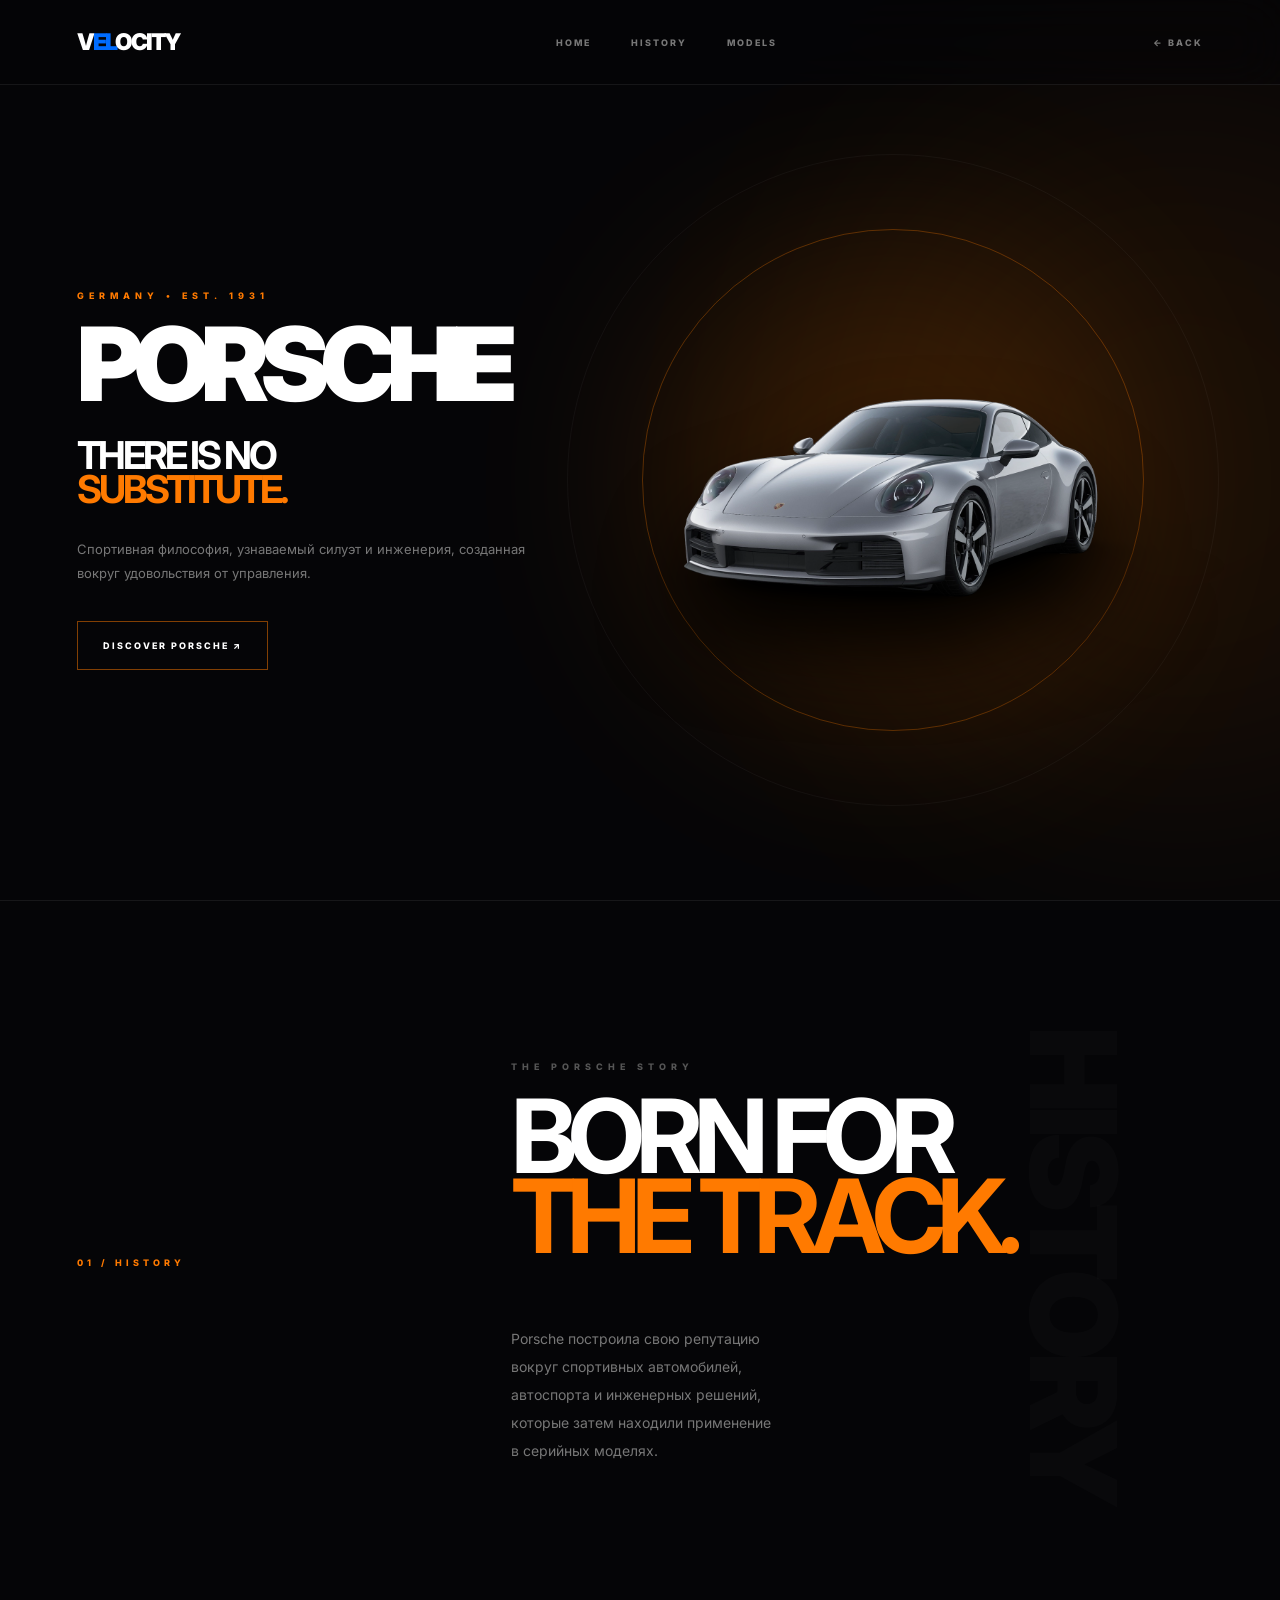
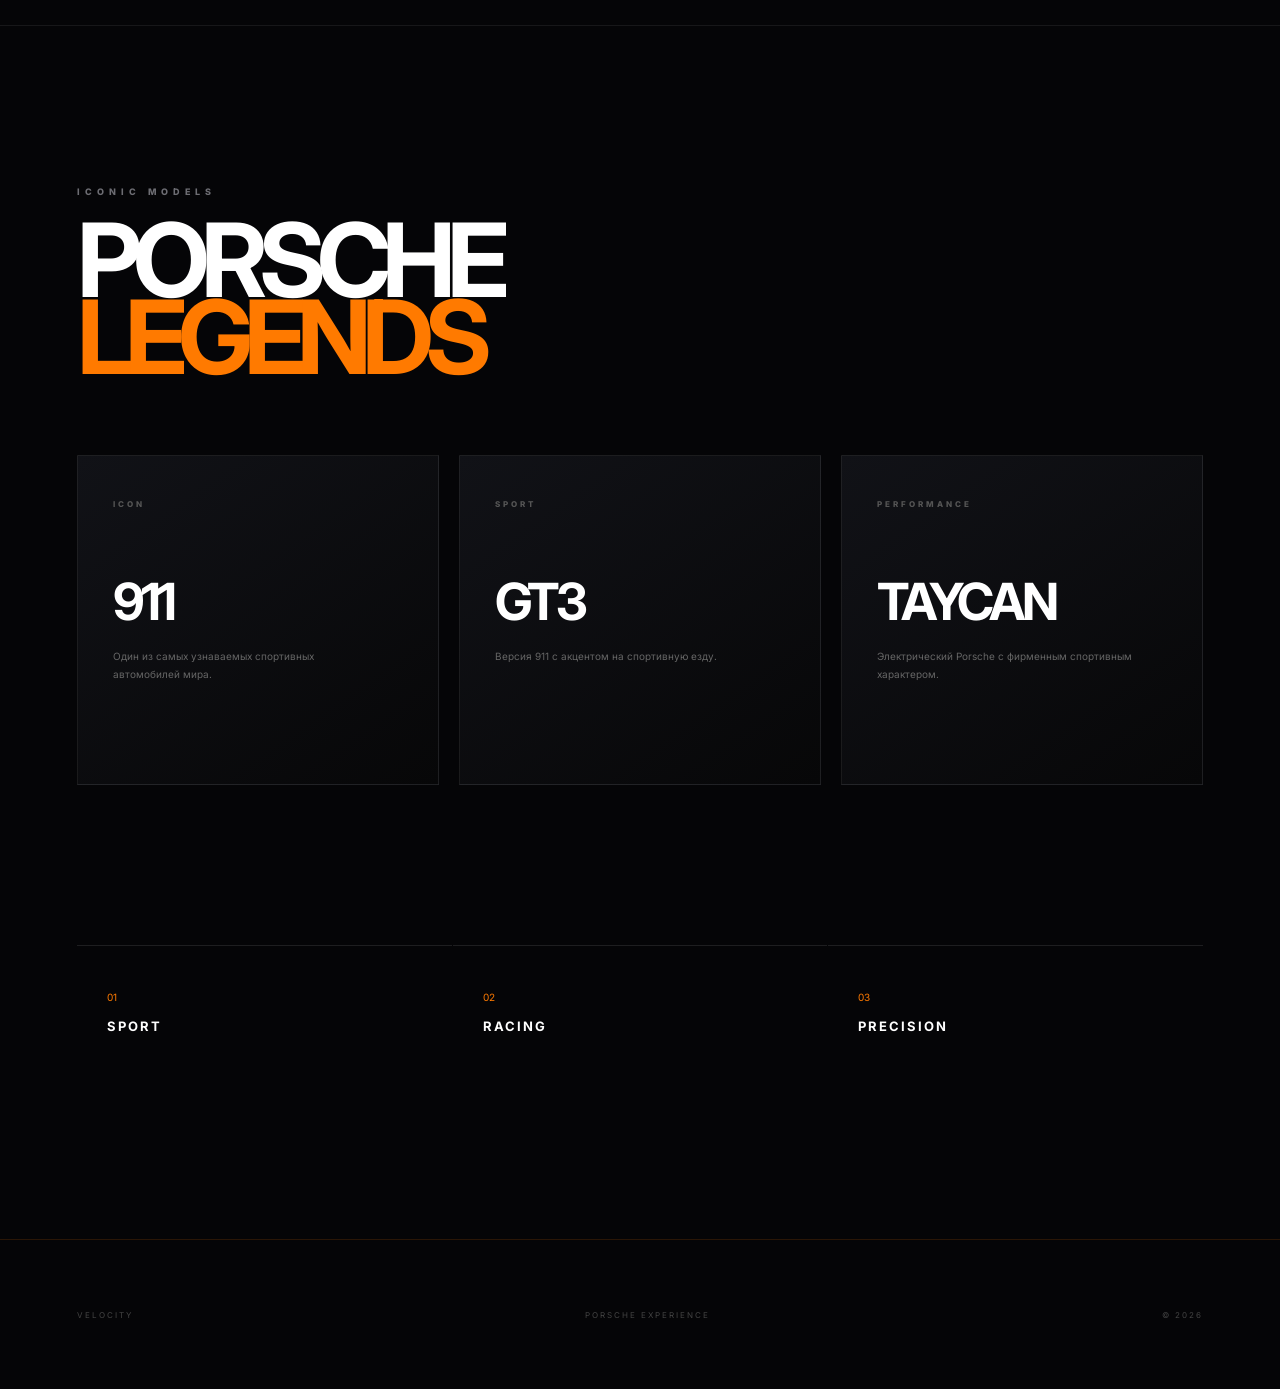
<file: porsche.html>
<!DOCTYPE html>
<html lang="ru">

<head>

<meta charset="UTF-8">

<meta
name="viewport"
content="width=device-width, initial-scale=1.0"
>

<title>Porsche — VELOCITY</title>

<link rel="stylesheet" href="style.css">
<link rel="stylesheet" href="brand.css">

</head>


<body class="porsche-page">


<header class="header">

<a href="index.html" class="brand">
V<span>EL</span>OCITY
</a>

<nav class="desktop-nav">

<a href="index.html">
HOME
</a>

<a href="#story">
HISTORY
</a>

<a href="#models">
MODELS
</a>

</nav>

<a href="index.html" class="back-button">
← BACK
</a>

</header>


<main>


<section class="brand-hero">

<div class="brand-hero-content">

<div class="eyebrow">
GERMANY • EST. 1931
</div>

<h1>
PORSCHE
</h1>

<h2>
THERE IS NO
<span>SUBSTITUTE.</span>
</h2>

<p>
Спортивная философия, узнаваемый силуэт
и инженерия, созданная вокруг удовольствия
от управления.
</p>

<a href="#story" class="brand-button">
DISCOVER PORSCHE ↗
</a>

</div>


<div class="brand-hero-image">

<div class="brand-orb"></div>

<img
src="images/porsche.jpg"
alt="Porsche"
>

</div>

</section>


<section class="brand-story" id="story">

<div class="story-label">
01 / HISTORY
</div>

<div>

<div class="eyebrow">
THE PORSCHE STORY
</div>

<h2>
BORN FOR
<span>THE TRACK.</span>
</h2>

<p>
Porsche построила свою репутацию
вокруг спортивных автомобилей,
автоспорта и инженерных решений,
которые затем находили применение
в серийных моделях.
</p>

</div>

</section>


<section class="models" id="models">

<div class="eyebrow">
ICONIC MODELS
</div>

<h2>
PORSCHE
<span>LEGENDS</span>
</h2>


<div class="model-grid">

<div class="model-card">

<span>ICON</span>

<h3>911</h3>

<p>
Один из самых узнаваемых
спортивных автомобилей мира.
</p>

</div>


<div class="model-card">

<span>SPORT</span>

<h3>GT3</h3>

<p>
Версия 911 с акцентом
на спортивную езду.
</p>

</div>


<div class="model-card">

<span>PERFORMANCE</span>

<h3>TAYCAN</h3>

<p>
Электрический Porsche
с фирменным спортивным характером.
</p>

</div>

</div>

</section>


<section class="spec-section">

<div>
<span>01</span>
<strong>SPORT</strong>
</div>

<div>
<span>02</span>
<strong>RACING</strong>
</div>

<div>
<span>03</span>
<strong>PRECISION</strong>
</div>

</section>


</main>


<footer>

<div>VELOCITY</div>

<div>PORSCHE EXPERIENCE</div>

<div>© 2026</div>

</footer>


<script src="script.js"></script>

</body>

</html>
</file>
<file: style.css>
* {
    margin: 0;
    padding: 0;
    box-sizing: border-box;
}

html {
    scroll-behavior: smooth;
}

body {
    background: #050507;
    color: #fff;

    font-family: 'Inter', sans-serif;

    overflow-x: hidden;
}

a {
    color: inherit;
    text-decoration: none;
}

button {
    font-family: inherit;
}


/* =====================================================
   VARIABLES
===================================================== */

:root {

    --blue: #006cff;
    --red: #ff1645;
    --orange: #ff6a00;
    --yellow: #ffe600;

    --background: #050507;
    --white: #ffffff;

    --gray: #85858b;

    --border:
        rgba(255,255,255,.10);

}


/* =====================================================
   PRELOADER
===================================================== */

.preloader {

    position: fixed;

    inset: 0;

    z-index: 9999;

    background: #050507;

    display: flex;

    flex-direction: column;

    align-items: center;

    justify-content: center;

    transition:
        opacity .8s ease,
        visibility .8s ease;

}

.preloader.hidden {

    opacity: 0;

    visibility: hidden;

}

.preloader-logo {

    font-size: clamp(35px, 7vw, 80px);

    font-weight: 900;

    letter-spacing: -5px;

    animation:
        logoPulse 1.5s infinite alternate;

}

@keyframes logoPulse {

    from {
        opacity: .4;
    }

    to {
        opacity: 1;
    }

}

.loader-bar {

    width: min(300px, 70vw);

    height: 2px;

    background: #222;

    margin-top: 30px;

    overflow: hidden;

}

.loader-bar span {

    display: block;

    height: 100%;

    width: 0;

    background:
        linear-gradient(
            90deg,
            #006cff,
            #fff
        );

    animation:
        loading 1.8s forwards;

}

@keyframes loading {

    to {
        width: 100%;
    }

}

.loader-text {

    margin-top: 15px;

    color: #555;

    font-size: 8px;

    letter-spacing: 5px;

}


/* =====================================================
   CUSTOM CURSOR
===================================================== */

.cursor {

    position: fixed;

    width: 8px;

    height: 8px;

    background: white;

    border-radius: 50%;

    pointer-events: none;

    z-index: 10000;

    transform:
        translate(-50%, -50%);

    mix-blend-mode: difference;

}

.cursor-ring {

    position: fixed;

    width: 35px;

    height: 35px;

    border:
        1px solid
        rgba(255,255,255,.6);

    border-radius: 50%;

    pointer-events: none;

    z-index: 9999;

    transform:
        translate(-50%, -50%);

    transition:
        width .2s,
        height .2s;

}

@media(max-width: 800px) {

    .cursor,
    .cursor-ring {
        display: none;
    }

}


/* =====================================================
   NOISE
===================================================== */

.noise {

    position: fixed;

    inset: 0;

    z-index: 20;

    pointer-events: none;

    opacity: .035;

    background-image:
        url("data:image/svg+xml,%3Csvg viewBox='0 0 200 200' xmlns='http://www.w3.org/2000/svg'%3E%3Cfilter id='n'%3E%3CfeTurbulence type='fractalNoise' baseFrequency='.8' numOctaves='4' stitchTiles='stitch'/%3E%3C/filter%3E%3Crect width='100%25' height='100%25' filter='url(%23n)' opacity='.4'/%3E%3C/svg%3E");

}


/* =====================================================
   GRID BACKGROUND
===================================================== */

.grid-background {

    position: fixed;

    inset: 0;

    z-index: -5;

    pointer-events: none;

    background-image:

        linear-gradient(
            rgba(255,255,255,.025) 1px,
            transparent 1px
        ),

        linear-gradient(
            90deg,
            rgba(255,255,255,.025) 1px,
            transparent 1px
        );

    background-size:
        70px 70px;

    mask-image:
        linear-gradient(
            to bottom,
            black,
            transparent 80%
        );

}


/* =====================================================
   BACKGROUND LIGHTS
===================================================== */

.light {

    position: fixed;

    width: 500px;

    height: 500px;

    border-radius: 50%;

    filter: blur(150px);

    pointer-events: none;

    z-index: -4;

    opacity: .12;

}

.light-blue {

    background: #006cff;

    left: -250px;

    top: -200px;

}

.light-red {

    background: #ff003c;

    right: -250px;

    bottom: -200px;

}


/* =====================================================
   HEADER
===================================================== */

.header {

    position: fixed;

    top: 0;

    left: 0;

    width: 100%;

    height: 85px;

    padding:
        0 6vw;

    display: flex;

    align-items: center;

    justify-content: space-between;

    z-index: 100;

    border-bottom:
        1px solid
        rgba(255,255,255,.07);

    background:
        rgba(5,5,7,.45);

    backdrop-filter:
        blur(25px);

}

.brand {

    font-size: 23px;

    font-weight: 900;

    letter-spacing: -2px;

}

.brand span {

    color: var(--blue);

}

.desktop-nav {

    display: flex;

    gap: 40px;

}

.desktop-nav a {

    position: relative;

    color: #777;

    font-size: 9px;

    font-weight: 800;

    letter-spacing: 2px;

    transition: .3s;

}

.desktop-nav a::after {

    content: "";

    position: absolute;

    left: 0;

    bottom: -8px;

    width: 0;

    height: 1px;

    background: white;

    transition: .3s;

}

.desktop-nav a:hover {

    color: white;

}

.desktop-nav a:hover::after {

    width: 100%;

}


/* =====================================================
   MENU BUTTON
===================================================== */

.menu-button {

    display: none;

    width: 40px;

    height: 40px;

    border: 1px solid var(--border);

    background:
        rgba(255,255,255,.04);

    cursor: pointer;

    flex-direction: column;

    align-items: center;

    justify-content: center;

    gap: 6px;

}

.menu-button span {

    width: 18px;

    height: 1px;

    background: white;

}


/* =====================================================
   MOBILE MENU
===================================================== */

.mobile-menu {

    position: fixed;

    top: 85px;

    left: 0;

    width: 100%;

    padding: 30px;

    background:
        rgba(5,5,7,.95);

    backdrop-filter:
        blur(25px);

    border-bottom:
        1px solid var(--border);

    z-index: 90;

    display: none;

    flex-direction: column;

    gap: 25px;

}

.mobile-menu.open {

    display: flex;

    animation:
        menuOpen .4s ease;

}

@keyframes menuOpen {

    from {

        opacity: 0;

        transform:
            translateY(-20px);

    }

    to {

        opacity: 1;

        transform:
            translateY(0);

    }

}

.mobile-menu a {

    font-size: 25px;

    font-weight: 800;

}


/* =====================================================
   HERO
===================================================== */

.hero {

    min-height: 100vh;

    position: relative;

    padding:
        140px 6vw 70px;

    display: grid;

    grid-template-columns:
        42% 58%;

    align-items: center;

    overflow: hidden;

}


/* =====================================================
   HERO CONTENT
===================================================== */

.hero-content {

    position: relative;

    z-index: 10;

    animation:
        heroText 1.2s ease;

}

@keyframes heroText {

    from {

        opacity: 0;

        transform:
            translateX(-70px);

    }

    to {

        opacity: 1;

        transform:
            translateX(0);

    }

}

.eyebrow {

    color: #6d6d73;

    font-size: 9px;

    font-weight: 800;

    letter-spacing: 5px;

    margin-bottom: 25px;

}

.hero h1 {

    font-size:
        clamp(65px, 8vw, 130px);

    line-height: .78;

    letter-spacing: -9px;

    font-weight: 900;

}

.hero h1 span {

    display: block;

    color: transparent;

    -webkit-text-stroke:
        1px
        rgba(255,255,255,.5);

}

.hero h1 strong {

    display: block;

    color: var(--blue);

    font-weight: 900;

}

.hero-content > p {

    max-width: 430px;

    margin-top: 40px;

    color: #73737a;

    font-size: 13px;

    line-height: 1.8;

}


/* =====================================================
   EXPLORE BUTTON
===================================================== */

.explore-button {

    display: inline-flex;

    align-items: center;

    gap: 35px;

    margin-top: 35px;

    padding: 18px 22px;

    border:
        1px solid
        rgba(255,255,255,.18);

    font-size: 9px;

    font-weight: 800;

    letter-spacing: 1px;

    position: relative;

    overflow: hidden;

    transition: .4s;

}

.explore-button::before {

    content: "";

    position: absolute;

    inset: 0;

    background: var(--blue);

    transform:
        translateX(-100%);

    transition: .4s;

    z-index: -1;

}

.explore-button:hover::before {

    transform:
        translateX(0);

}

.explore-button:hover {

    border-color:
        var(--blue);

    box-shadow:
        0 15px 60px
        rgba(0,108,255,.3);

}

.explore-button b {

    font-size: 18px;

}


/* =====================================================
   HERO CAR
===================================================== */

.hero-car {

    position: relative;

    height: 700px;

    display: flex;

    align-items: center;

    justify-content: center;

    animation:
        carAppear 1.4s ease;

}

@keyframes carAppear {

    from {

        opacity: 0;

        transform:
            scale(.75)
            translateX(100px);

    }

    to {

        opacity: 1;

        transform:
            scale(1)
            translateX(0);

    }

}

.hero-car img {

    width: 105%;

    max-width: 900px;

    position: relative;

    z-index: 5;

    filter:
        drop-shadow(
            0 50px 35px
            rgba(0,0,0,.9)
        );

    transition:
        transform .2s ease;

}

.car-glow {

    position: absolute;

    width: 450px;

    height: 450px;

    border-radius: 50%;

    background:
        var(--blue);

    filter:
        blur(130px);

    opacity: .28;

    z-index: 1;

    animation:
        glowMove 5s
        ease-in-out
        infinite alternate;

}

@keyframes glowMove {

    from {

        transform:
            scale(.9);

    }

    to {

        transform:
            scale(1.15);

    }

}


/* =====================================================
   HERO CIRCLES
===================================================== */

.circle {

    position: absolute;

    border-radius: 50%;

    border:
        1px solid
        rgba(0,108,255,.25);

}

.circle-one {

    width: 550px;

    height: 550px;

}

.circle-two {

    width: 700px;

    height: 700px;

    border-color:
        rgba(255,255,255,.05);

}


/* =====================================================
   CAR NAME
===================================================== */

.car-name {

    position: absolute;

    right: 0;

    top: 35%;

    font-size:
        clamp(60px, 10vw, 150px);

    font-weight: 900;

    letter-spacing: -8px;

    color:
        rgba(255,255,255,.025);

    z-index: 0;

}


/* =====================================================
   HERO BOTTOM
===================================================== */

.hero-bottom {

    position: absolute;

    left: 6vw;

    right: 6vw;

    bottom: 35px;

    display: flex;

    align-items: center;

    gap: 20px;

    color: #555;

    font-size: 8px;

    letter-spacing: 3px;

}

.scroll-line {

    width: 100px;

    height: 1px;

    background: #333;

}


/* =====================================================
   BRANDS SECTION
===================================================== */

.brands-section {

    padding:
        160px 6vw;

}

.section-top {

    display: flex;

    align-items: end;

    justify-content: space-between;

    margin-bottom: 70px;

}

.section-top h2 {

    font-size:
        clamp(60px, 8vw, 120px);

    line-height: .8;

    letter-spacing: -9px;

}

.section-top h2 span {

    color: var(--blue);

}

.section-top > p {

    max-width: 350px;

    color: #68686e;

    font-size: 12px;

    line-height: 1.8;

}


/* =====================================================
   BRANDS GRID
===================================================== */

.brands-grid {

    display: grid;

    grid-template-columns:
        repeat(2, 1fr);

    gap: 20px;

}


/* =====================================================
   BRAND CARD
===================================================== */

.brand-card {

    position: relative;

    height: 560px;

    overflow: hidden;

    border:
        1px solid
        rgba(255,255,255,.08);

    background:
        linear-gradient(
            135deg,
            #111217,
            #070708
        );

    transition:
        transform .5s ease,
        border .5s ease;

}

.brand-card:hover {

    transform:
        translateY(-12px);

    border-color:
        rgba(255,255,255,.25);

}


/* =====================================================
   CARD IMAGE
===================================================== */

.brand-card img {

    position: absolute;

    width: 100%;

    height: 100%;

    object-fit: contain;

    z-index: 2;

    transition:
        transform .8s cubic-bezier(.2,.8,.2,1);

    filter:
        drop-shadow(
            0 35px 30px
            rgba(0,0,0,.9)
        );

}

.brand-card:hover img {

    transform:
        scale(1.1)
        translateY(-15px);

}


/* =====================================================
   CARD LIGHT
===================================================== */

.card-light {

    position: absolute;

    width: 300px;

    height: 300px;

    border-radius: 50%;

    left: 50%;

    top: 40%;

    transform:
        translate(-50%,-50%);

    filter: blur(100px);

    opacity: .2;

    transition: .6s;

}

.brand-card:hover .card-light {

    opacity: .4;

    transform:
        translate(-50%,-50%)
        scale(1.4);

}


/* BRAND COLORS */

.blue .card-light {

    background: #006cff;

}

.silver .card-light {

    background: #bfc7d5;

}

.red .card-light {

    background: #ff1645;

}

.orange .card-light {

    background: #ff6a00;

}

.ferrari .card-light {

    background: #e9002b;

}

.yellow .card-light {

    background: #ffe600;

}


/* =====================================================
   CARD TOP
===================================================== */

.card-number {

    position: absolute;

    left: 25px;

    top: 25px;

    color: #666;

    font-size: 10px;

    font-weight: 700;

    z-index: 10;

}

.card-country {

    position: absolute;

    right: 25px;

    top: 25px;

    color: #555;

    font-size: 8px;

    letter-spacing: 3px;

    z-index: 10;

}


/* =====================================================
   CARD CONTENT
===================================================== */

.card-content {

    position: absolute;

    left: 30px;

    right: 30px;

    bottom: 30px;

    z-index: 10;

}

.card-content small {

    color: #777;

    font-size: 8px;

    letter-spacing: 3px;

}

.card-content h3 {

    margin-top: 8px;

    font-size:
        clamp(35px, 5vw, 65px);

    letter-spacing: -4px;

    line-height: .9;

}

.card-content p {

    margin-top: 10px;

    color: #777;

    font-size: 9px;

    letter-spacing: 2px;

}

.card-arrow {

    margin-top: 25px;

    font-size: 8px;

    font-weight: 800;

    letter-spacing: 2px;

    display: flex;

    align-items: center;

    gap: 10px;

}

.card-arrow span {

    font-size: 17px;

    transition: .3s;

}

.brand-card:hover
.card-arrow span {

    transform:
        translate(5px,-5px);

}


/* =====================================================
   HISTORY
===================================================== */

.history-section {

    min-height: 800px;

    padding:
        160px 6vw;

    display: grid;

    grid-template-columns:
        55% 45%;

    align-items: center;

    gap: 50px;

    border-top:
        1px solid
        rgba(255,255,255,.07);

}

.history-image {

    position: relative;

    height: 600px;

    overflow: hidden;

}

.history-image::after {

    content: "";

    position: absolute;

    inset: 0;

    background:
        linear-gradient(
            90deg,
            #050507,
            transparent 40%,
            transparent 70%,
            #050507
        );

}

.history-image img {

    width: 100%;

    height: 100%;

    object-fit: contain;

    filter:
        saturate(.8)
        contrast(1.1);

    animation:
        historyFloat 6s
        ease-in-out
        infinite alternate;

}

@keyframes historyFloat {

    from {

        transform:
            translateX(-15px);

    }

    to {

        transform:
            translateX(15px);

    }

}

.history-content h2 {

    font-size:
        clamp(55px, 7vw, 100px);

    line-height: .8;

    letter-spacing: -7px;

}

.history-content h2 span {

    color: var(--blue);

    display: block;

}

.history-content > p {

    color: #707077;

    font-size: 13px;

    line-height: 2;

    white-space: pre-line;

    margin-top: 35px;

    max-width: 500px;

}


/* =====================================================
   STATS
===================================================== */

.stats {

    display: grid;

    grid-template-columns:
        repeat(3, 1fr);

    gap: 20px;

    margin-top: 50px;

    padding-top: 30px;

    border-top:
        1px solid
        rgba(255,255,255,.1);

}

.stats div {

    display: flex;

    flex-direction: column;

}

.stats strong {

    font-size: 30px;

}

.stats span {

    margin-top: 7px;

    color: #555;

    font-size: 7px;

    letter-spacing: 2px;

}


/* =====================================================
   FOOTER
===================================================== */

footer {

    min-height: 150px;

    padding:
        40px 6vw;

    border-top:
        1px solid
        rgba(255,255,255,.07);

    display: flex;

    align-items: center;

    justify-content: space-between;

    color: #444;

    font-size: 8px;

    letter-spacing: 2px;

}

.footer-logo {

    color: white;

    font-size: 20px;

    font-weight: 900;

}


/* =====================================================
   MOBILE
===================================================== */

@media(max-width: 800px) {


    /* HEADER */

    .header {

        height: 70px;

        padding:
            0 20px;

    }

    .desktop-nav {

        display: none;

    }

    .menu-button {

        display: flex;

    }

    .mobile-menu {

        top: 70px;

    }


    /* HERO */

    .hero {

        min-height: 900px;

        padding:
            120px 20px 60px;

        display: flex;

        flex-direction: column;

        justify-content: center;

    }

    .hero-content {

        width: 100%;

    }

    .hero h1 {

        font-size: 64px;

        letter-spacing: -6px;

    }

    .hero-content > p {

        font-size: 12px;

        max-width: 330px;

        margin-top: 30px;

    }

    .hero-car {

        height: 360px;

        width: 100%;

        margin-top: 20px;

    }

    .hero-car img {

        width: 125%;

    }

    .circle-one {

        width: 280px;

        height: 280px;

    }

    .circle-two {

        width: 360px;

        height: 360px;

    }

    .car-glow {

        width: 260px;

        height: 260px;

    }

    .car-name {

        font-size: 65px;

        right: 0;

        top: 35%;

    }

    .hero-bottom {

        left: 20px;

        right: 20px;

    }


    /* BRANDS */

    .brands-section {

        padding:
            100px 20px;

    }

    .section-top {

        display: block;

        margin-bottom: 45px;

    }

    .section-top h2 {

        font-size: 65px;

        letter-spacing: -6px;

    }

    .section-top > p {

        margin-top: 30px;

        font-size: 11px;

    }

    .brands-grid {

        grid-template-columns: 1fr;

        gap: 15px;

    }

    .brand-card {

        height: 460px;

    }

    .card-content h3 {

        font-size: 43px;

    }


    /* HISTORY */

    .history-section {

        padding:
            100px 20px;

        grid-template-columns: 1fr;

        gap: 20px;

    }

    .history-image {

        height: 330px;

    }

    .history-content h2 {

        font-size: 58px;

        letter-spacing: -5px;

    }

    .history-content > p {

        font-size: 12px;

    }

    .stats {

        gap: 10px;

    }

    .stats strong {

        font-size: 24px;

    }


    /* FOOTER */

    footer {

        padding:
            40px 20px;

        flex-direction: column;

        gap: 20px;

        text-align: center;

    }

}


/* =====================================================
   SMALL PHONES
===================================================== */

@media(max-width: 400px) {

    .hero h1 {

        font-size: 54px;

    }

    .section-top h2 {

        font-size: 55px;

    }

    .brand-card {

        height: 420px;

    }

}
</file>
<file: brand.css>
@import url('https://fonts.googleapis.com/css2?family=Inter:wght@400;500;600;700;800;900&display=swap');


/* =====================================================
   BRAND PAGES
===================================================== */

body {
    background: #050507;
    overflow-x: hidden;
}


/* =====================================================
   PAGE COLORS
===================================================== */

.bmw-page {
    --brand-color: #006cff;
    --brand-light: #00aaff;
}

.mercedes-page {
    --brand-color: #bfc7d5;
    --brand-light: #ffffff;
}

.audi-page {
    --brand-color: #e4002b;
    --brand-light: #ff3155;
}

.porsche-page {
    --brand-color: #ff7a00;
    --brand-light: #ffb000;
}

.ferrari-page {
    --brand-color: #ed1c24;
    --brand-light: #ff4b4b;
}

.lamborghini-page {
    --brand-color: #d8ff00;
    --brand-light: #f4ff70;
}


/* =====================================================
   HEADER
===================================================== */

.back-button {
    display: flex;

    align-items: center;

    gap: 10px;

    color: #777;

    font-size: 9px;

    font-weight: 800;

    letter-spacing: 2px;

    transition: .3s;
}

.back-button:hover {
    color: var(--brand-color);

    transform:
        translateX(-5px);
}


/* =====================================================
   BRAND HERO
===================================================== */

.brand-hero {

    min-height: 100vh;

    padding:
        140px 6vw 80px;

    display: grid;

    grid-template-columns:
        45% 55%;

    align-items: center;

    position: relative;

    overflow: hidden;
}


/* =====================================================
   HERO BACKGROUND
===================================================== */

.brand-hero::before {

    content: "";

    position: absolute;

    width: 700px;

    height: 700px;

    border-radius: 50%;

    background:
        var(--brand-color);

    opacity: .08;

    filter:
        blur(130px);

    right: -250px;

    top: 50%;

    transform:
        translateY(-50%);

    animation:
        brandGlow 6s
        ease-in-out
        infinite alternate;

}

@keyframes brandGlow {

    from {
        transform:
            translateY(-50%)
            scale(.85);
    }

    to {
        transform:
            translateY(-50%)
            scale(1.2);
    }

}


/* =====================================================
   HERO CONTENT
===================================================== */

.brand-hero-content {

    position: relative;

    z-index: 5;

    animation:
        brandContent .9s
        cubic-bezier(.2,.8,.2,1);
}

@keyframes brandContent {

    from {

        opacity: 0;

        transform:
            translateX(-80px);

    }

    to {

        opacity: 1;

        transform:
            translateX(0);

    }

}


.brand-hero-content .eyebrow {

    color:
        var(--brand-color);

    margin-bottom: 25px;

}


.brand-hero-content h1 {

    font-size:
        clamp(65px, 8vw, 130px);

    line-height: .75;

    letter-spacing: -9px;

    font-weight: 900;

    color: #fff;

    max-width: 700px;

    word-break: break-word;

}


.brand-hero-content h2 {

    margin-top: 35px;

    font-size:
        clamp(25px, 3vw, 50px);

    line-height: .9;

    letter-spacing: -3px;

    max-width: 600px;

}


.brand-hero-content h2 span {

    display: block;

    color:
        var(--brand-color);

}


.brand-hero-content > p {

    max-width: 480px;

    margin-top: 30px;

    color: #777;

    font-size: 13px;

    line-height: 1.9;

}


/* =====================================================
   BRAND BUTTON
===================================================== */

.brand-button {

    display: inline-flex;

    align-items: center;

    margin-top: 35px;

    padding:
        18px 25px;

    border:
        1px solid
        color-mix(
            in srgb,
            var(--brand-color) 50%,
            transparent
        );

    color: #fff;

    font-size: 9px;

    font-weight: 800;

    letter-spacing: 2px;

    position: relative;

    overflow: hidden;

    transition:
        .4s ease;
}


.brand-button::before {

    content: "";

    position: absolute;

    inset: 0;

    background:
        var(--brand-color);

    transform:
        translateX(-101%);

    transition:
        .4s ease;

    z-index: -1;

}


.brand-button:hover::before {

    transform:
        translateX(0);

}


.brand-button:hover {

    color: #000;

    border-color:
        var(--brand-color);

    box-shadow:
        0 15px 70px
        color-mix(
            in srgb,
            var(--brand-color) 25%,
            transparent
        );

}


/* =====================================================
   HERO IMAGE
===================================================== */

.brand-hero-image {

    height: 650px;

    position: relative;

    display: flex;

    align-items: center;

    justify-content: center;

    animation:
        brandCarIn 1.2s
        cubic-bezier(.2,.8,.2,1);
}


@keyframes brandCarIn {

    from {

        opacity: 0;

        transform:
            translateX(100px)
            scale(.8);

    }

    to {

        opacity: 1;

        transform:
            translateX(0)
            scale(1);

    }

}


/* =====================================================
   CAR IMAGE
===================================================== */

.brand-hero-image img {

    position: relative;

    z-index: 3;

    width: 110%;

    max-width: 900px;

    object-fit: contain;

    filter:
        drop-shadow(
            0 50px 40px
            rgba(0,0,0,.95)
        );

    animation:
        carFloat 5s
        ease-in-out
        infinite alternate;

    transition:
        transform .2s ease;

}


@keyframes carFloat {

    from {

        transform:
            translateY(-8px)
            rotate(-1deg);

    }

    to {

        transform:
            translateY(8px)
            rotate(1deg);

    }

}


/* =====================================================
   BRAND ORB
===================================================== */

.brand-orb {

    position: absolute;

    width: 480px;

    height: 480px;

    border-radius: 50%;

    background:
        var(--brand-color);

    opacity: .16;

    filter:
        blur(100px);

    animation:
        orbPulse 5s
        ease-in-out
        infinite alternate;

}


@keyframes orbPulse {

    from {

        transform:
            scale(.85);

        opacity: .12;

    }

    to {

        transform:
            scale(1.15);

        opacity: .25;

    }

}


/* =====================================================
   CIRCULAR RINGS
===================================================== */

.brand-hero-image::before,
.brand-hero-image::after {

    content: "";

    position: absolute;

    border:
        1px solid
        color-mix(
            in srgb,
            var(--brand-color) 30%,
            transparent
        );

    border-radius: 50%;

    z-index: 1;

}


.brand-hero-image::before {

    width: 500px;

    height: 500px;

    animation:
        ringRotate 20s
        linear infinite;

}


.brand-hero-image::after {

    width: 650px;

    height: 650px;

    border-color:
        rgba(255,255,255,.04);

    animation:
        ringRotateReverse 30s
        linear infinite;

}


@keyframes ringRotate {

    from {
        transform:
            rotate(0deg);
    }

    to {
        transform:
            rotate(360deg);
    }

}


@keyframes ringRotateReverse {

    from {
        transform:
            rotate(360deg);
    }

    to {
        transform:
            rotate(0deg);
    }

}


/* =====================================================
   STORY
===================================================== */

.brand-story {

    min-height: 700px;

    padding:
        160px 6vw;

    display: grid;

    grid-template-columns:
        35% 65%;

    align-items: center;

    gap: 40px;

    border-top:
        1px solid
        rgba(255,255,255,.07);

    position: relative;

}


.brand-story::before {

    content:
        "HISTORY";

    position: absolute;

    right: -30px;

    top: 50%;

    transform:
        translateY(-50%)
        rotate(90deg);

    font-size:
        120px;

    font-weight: 900;

    letter-spacing:
        -8px;

    color:
        rgba(255,255,255,.018);

}


.story-label {

    color:
        var(--brand-color);

    font-size: 9px;

    font-weight: 800;

    letter-spacing: 4px;

}


.brand-story .eyebrow {

    color:
        #555;

}


.brand-story h2 {

    margin-top: 20px;

    font-size:
        clamp(60px, 8vw, 120px);

    line-height: .78;

    letter-spacing: -9px;

}


.brand-story h2 span {

    display: block;

    color:
        var(--brand-color);

}


.brand-story p {

    max-width: 650px;

    margin-top: 40px;

    color: #777;

    font-size: 14px;

    line-height: 2;

    white-space: pre-line;

}


/* =====================================================
   MODELS
===================================================== */

.models {

    padding:
        160px 6vw;

    border-top:
        1px solid
        rgba(255,255,255,.07);

}


.models h2 {

    margin-top: 20px;

    font-size:
        clamp(60px, 8vw, 120px);

    line-height: .75;

    letter-spacing: -9px;

}


.models h2 span {

    color:
        var(--brand-color);

    display: block;

}


/* =====================================================
   MODEL GRID
===================================================== */

.model-grid {

    margin-top: 80px;

    display: grid;

    grid-template-columns:
        repeat(3, 1fr);

    gap: 20px;

}


.model-card {

    min-height: 330px;

    padding: 35px;

    position: relative;

    overflow: hidden;

    border:
        1px solid
        rgba(255,255,255,.08);

    background:
        linear-gradient(
            145deg,
            #111217,
            #070708
        );

    transition:
        .5s
        cubic-bezier(.2,.8,.2,1);

}


.model-card::before {

    content: "";

    position: absolute;

    width: 200px;

    height: 200px;

    border-radius: 50%;

    background:
        var(--brand-color);

    opacity: 0;

    filter: blur(90px);

    right: -100px;

    top: -100px;

    transition: .6s;

}


.model-card:hover {

    transform:
        translateY(-15px);

    border-color:
        color-mix(
            in srgb,
            var(--brand-color) 50%,
            transparent
        );

    box-shadow:
        0 30px 80px
        rgba(0,0,0,.4);

}


.model-card:hover::before {

    opacity: .25;

}


.model-card span {

    color:
        #555;

    font-size: 8px;

    font-weight: 800;

    letter-spacing: 3px;

}


.model-card h3 {

    margin-top: 70px;

    font-size:
        clamp(40px, 4vw, 65px);

    line-height: .8;

    letter-spacing: -4px;

}


.model-card p {

    margin-top: 25px;

    max-width: 270px;

    color:
        #666;

    font-size: 10px;

    line-height: 1.8;

}


/* =====================================================
   SPEC SECTION
===================================================== */

.spec-section {

    padding:
        0 6vw 160px;

    display: grid;

    grid-template-columns:
        repeat(3, 1fr);

    gap: 1px;

}


.spec-section div {

    padding:
        45px 30px;

    border-top:
        1px solid
        rgba(255,255,255,.1);

    display: flex;

    flex-direction: column;

    gap: 15px;

}


.spec-section span {

    color:
        var(--brand-color);

    font-size: 10px;

}


.spec-section strong {

    font-size: 13px;

    letter-spacing: 2px;

}


/* =====================================================
   FOOTER
===================================================== */

body.bmw-page footer {
    border-color:
        rgba(0,108,255,.15);
}

body.mercedes-page footer {
    border-color:
        rgba(255,255,255,.15);
}

body.audi-page footer {
    border-color:
        rgba(228,0,43,.15);
}

body.porsche-page footer {
    border-color:
        rgba(255,122,0,.15);
}

body.ferrari-page footer {
    border-color:
        rgba(237,28,36,.15);
}

body.lamborghini-page footer {
    border-color:
        rgba(216,255,0,.15);
}


/* =====================================================
   SELECTION
===================================================== */

::selection {

    background:
        var(--brand-color);

    color:
        #000;

}


/* =====================================================
   MOBILE
===================================================== */

@media(max-width: 800px) {

    .brand-hero {

        min-height:
            auto;

        padding:
            120px 20px 80px;

        display: flex;

        flex-direction:
            column;

        align-items:
            flex-start;

    }


    .brand-hero-content {

        width: 100%;

    }


    .brand-hero-content h1 {

        font-size:
            clamp(58px, 17vw, 90px);

        letter-spacing:
            -6px;

        line-height:
            .8;

        word-break:
            normal;

    }


    .brand-hero-content h2 {

        font-size:
            28px;

        letter-spacing:
            -2px;

        margin-top:
            30px;

    }


    .brand-hero-content > p {

        font-size:
            12px;

        line-height:
            1.8;

    }


    .brand-hero-image {

        width: 100%;

        height: 370px;

        margin-top:
            30px;

    }


    .brand-hero-image img {

        width:
            125%;

    }


    .brand-orb {

        width:
            260px;

        height:
            260px;

    }


    .brand-hero-image::before {

        width:
            270px;

        height:
            270px;

    }


    .brand-hero-image::after {

        width:
            350px;

        height:
            350px;

    }


    .brand-story {

        padding:
            100px 20px;

        display:
            block;

        min-height:
            auto;

    }


    .story-label {

        margin-bottom:
            60px;

    }


    .brand-story h2 {

        font-size:
            60px;

        letter-spacing:
            -6px;

    }


    .brand-story p {

        font-size:
            12px;

        margin-top:
            30px;

    }


    .models {

        padding:
            100px 20px;

    }


    .models h2 {

        font-size:
            60px;

        letter-spacing:
            -6px;

    }


    .model-grid {

        margin-top:
            50px;

        grid-template-columns:
            1fr;

        gap:
            15px;

    }


    .model-card {

        min-height:
            280px;

    }


    .model-card h3 {

        margin-top:
            60px;

    }


    .spec-section {

        padding:
            0 20px 100px;

        grid-template-columns:
            1fr;

    }


    .spec-section div {

        padding:
            30px 0;

    }


    .back-button {

        font-size:
            8px;

    }

}


/* =====================================================
   VERY SMALL PHONES
===================================================== */

@media(max-width: 380px) {

    .brand-hero-content h1 {

        font-size:
            52px;

    }


    .brand-story h2,
    .models h2 {

        font-size:
            52px;

    }


    .brand-hero-image {

        height:
            320px;

    }

}
</file>
